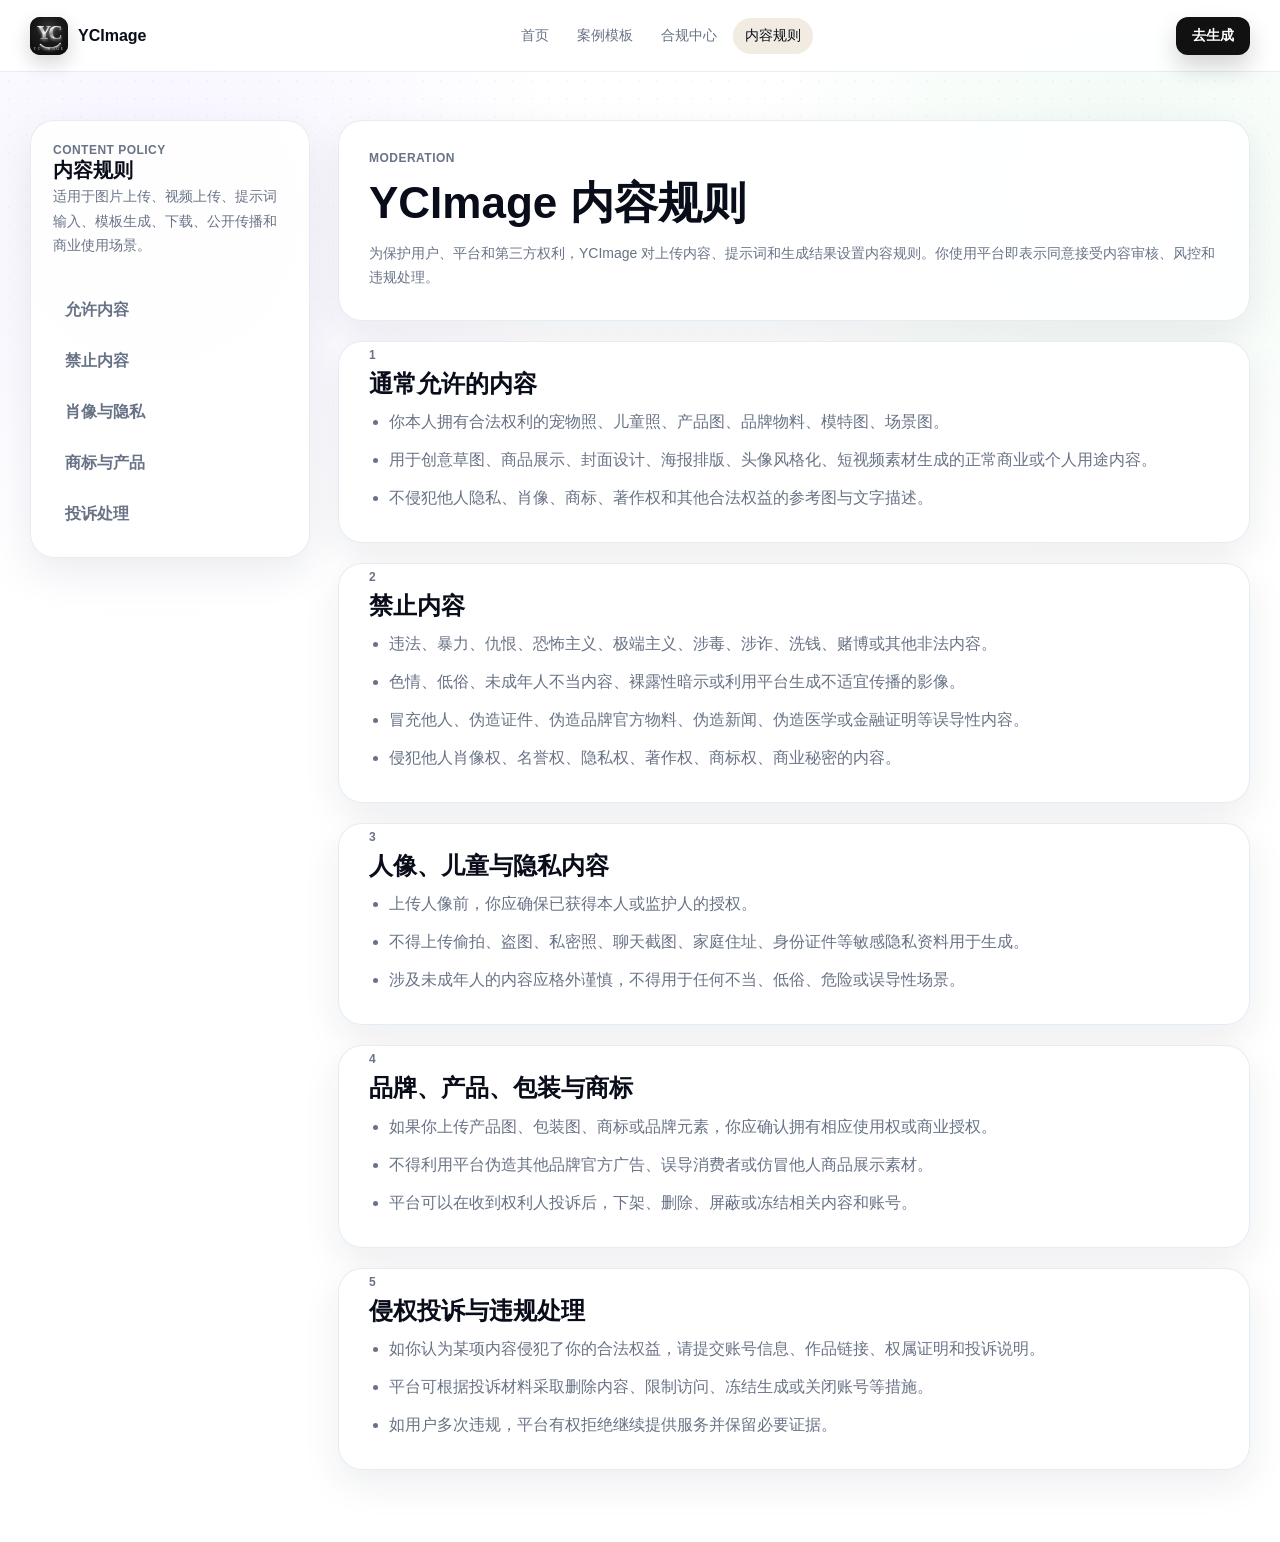
<file: webapp/content-policy.html>
<!DOCTYPE html>
<html lang="zh-CN">
<head>
    <meta charset="UTF-8">
    <meta name="viewport" content="width=device-width, initial-scale=1.0">
    <title>内容规则 - YCImage</title>
    <meta name="description" content="YCImage 内容规则，说明允许内容、禁止内容、侵权投诉与账号风控规则。">
    <link rel="icon" href="assets/ycimage-logo.svg" type="image/svg+xml">
    <link rel="stylesheet" href="styles.css">
    <link rel="stylesheet" href="legal.css">
</head>
<body class="legal-page">
    <nav class="navbar">
        <div class="nav-container">
            <a class="logo" href="index.html#home" aria-label="返回 YCImage 首页">
                <span class="logo-mark"><img src="assets/ycimage-logo.svg" alt=""></span>
                <span>YCImage</span>
            </a>
            <ul class="nav-links">
                <li><a href="index.html#home">首页</a></li>
                <li><a href="templates.html">案例模板</a></li>
                <li><a href="legal.html">合规中心</a></li>
                <li><a href="content-policy.html" class="active">内容规则</a></li>
            </ul>
            <div class="nav-actions">
                <a href="index.html#template-editor" class="btn btn-primary">去生成</a>
            </div>
        </div>
    </nav>

    <main class="legal-shell">
        <div class="container legal-layout">
            <aside class="legal-sidebar">
                <div>
                    <span>Content Policy</span>
                    <strong>内容规则</strong>
                    <p>适用于图片上传、视频上传、提示词输入、模板生成、下载、公开传播和商业使用场景。</p>
                </div>
                <nav>
                    <a href="#allowed">允许内容</a>
                    <a href="#forbidden">禁止内容</a>
                    <a href="#portrait">肖像与隐私</a>
                    <a href="#brand">商标与产品</a>
                    <a href="#complaint">投诉处理</a>
                </nav>
            </aside>

            <section class="legal-main">
                <article class="legal-panel legal-hero">
                    <span>Moderation</span>
                    <h1>YCImage 内容规则</h1>
                    <p>为保护用户、平台和第三方权利，YCImage 对上传内容、提示词和生成结果设置内容规则。你使用平台即表示同意接受内容审核、风控和违规处理。</p>
                </article>

                <article class="legal-panel legal-section" id="allowed">
                    <span>1</span>
                    <h2>通常允许的内容</h2>
                    <ul>
                        <li>你本人拥有合法权利的宠物照、儿童照、产品图、品牌物料、模特图、场景图。</li>
                        <li>用于创意草图、商品展示、封面设计、海报排版、头像风格化、短视频素材生成的正常商业或个人用途内容。</li>
                        <li>不侵犯他人隐私、肖像、商标、著作权和其他合法权益的参考图与文字描述。</li>
                    </ul>
                </article>

                <article class="legal-panel legal-section" id="forbidden">
                    <span>2</span>
                    <h2>禁止内容</h2>
                    <ul>
                        <li>违法、暴力、仇恨、恐怖主义、极端主义、涉毒、涉诈、洗钱、赌博或其他非法内容。</li>
                        <li>色情、低俗、未成年人不当内容、裸露性暗示或利用平台生成不适宜传播的影像。</li>
                        <li>冒充他人、伪造证件、伪造品牌官方物料、伪造新闻、伪造医学或金融证明等误导性内容。</li>
                        <li>侵犯他人肖像权、名誉权、隐私权、著作权、商标权、商业秘密的内容。</li>
                    </ul>
                </article>

                <article class="legal-panel legal-section" id="portrait">
                    <span>3</span>
                    <h2>人像、儿童与隐私内容</h2>
                    <ul>
                        <li>上传人像前，你应确保已获得本人或监护人的授权。</li>
                        <li>不得上传偷拍、盗图、私密照、聊天截图、家庭住址、身份证件等敏感隐私资料用于生成。</li>
                        <li>涉及未成年人的内容应格外谨慎，不得用于任何不当、低俗、危险或误导性场景。</li>
                    </ul>
                </article>

                <article class="legal-panel legal-section" id="brand">
                    <span>4</span>
                    <h2>品牌、产品、包装与商标</h2>
                    <ul>
                        <li>如果你上传产品图、包装图、商标或品牌元素，你应确认拥有相应使用权或商业授权。</li>
                        <li>不得利用平台伪造其他品牌官方广告、误导消费者或仿冒他人商品展示素材。</li>
                        <li>平台可以在收到权利人投诉后，下架、删除、屏蔽或冻结相关内容和账号。</li>
                    </ul>
                </article>

                <article class="legal-panel legal-section" id="complaint">
                    <span>5</span>
                    <h2>侵权投诉与违规处理</h2>
                    <ul>
                        <li>如你认为某项内容侵犯了你的合法权益，请提交账号信息、作品链接、权属证明和投诉说明。</li>
                        <li>平台可根据投诉材料采取删除内容、限制访问、冻结生成或关闭账号等措施。</li>
                        <li>如用户多次违规，平台有权拒绝继续提供服务并保留必要证据。</li>
                    </ul>
                </article>
            </section>
        </div>
    </main>
</body>
</html>
</file>
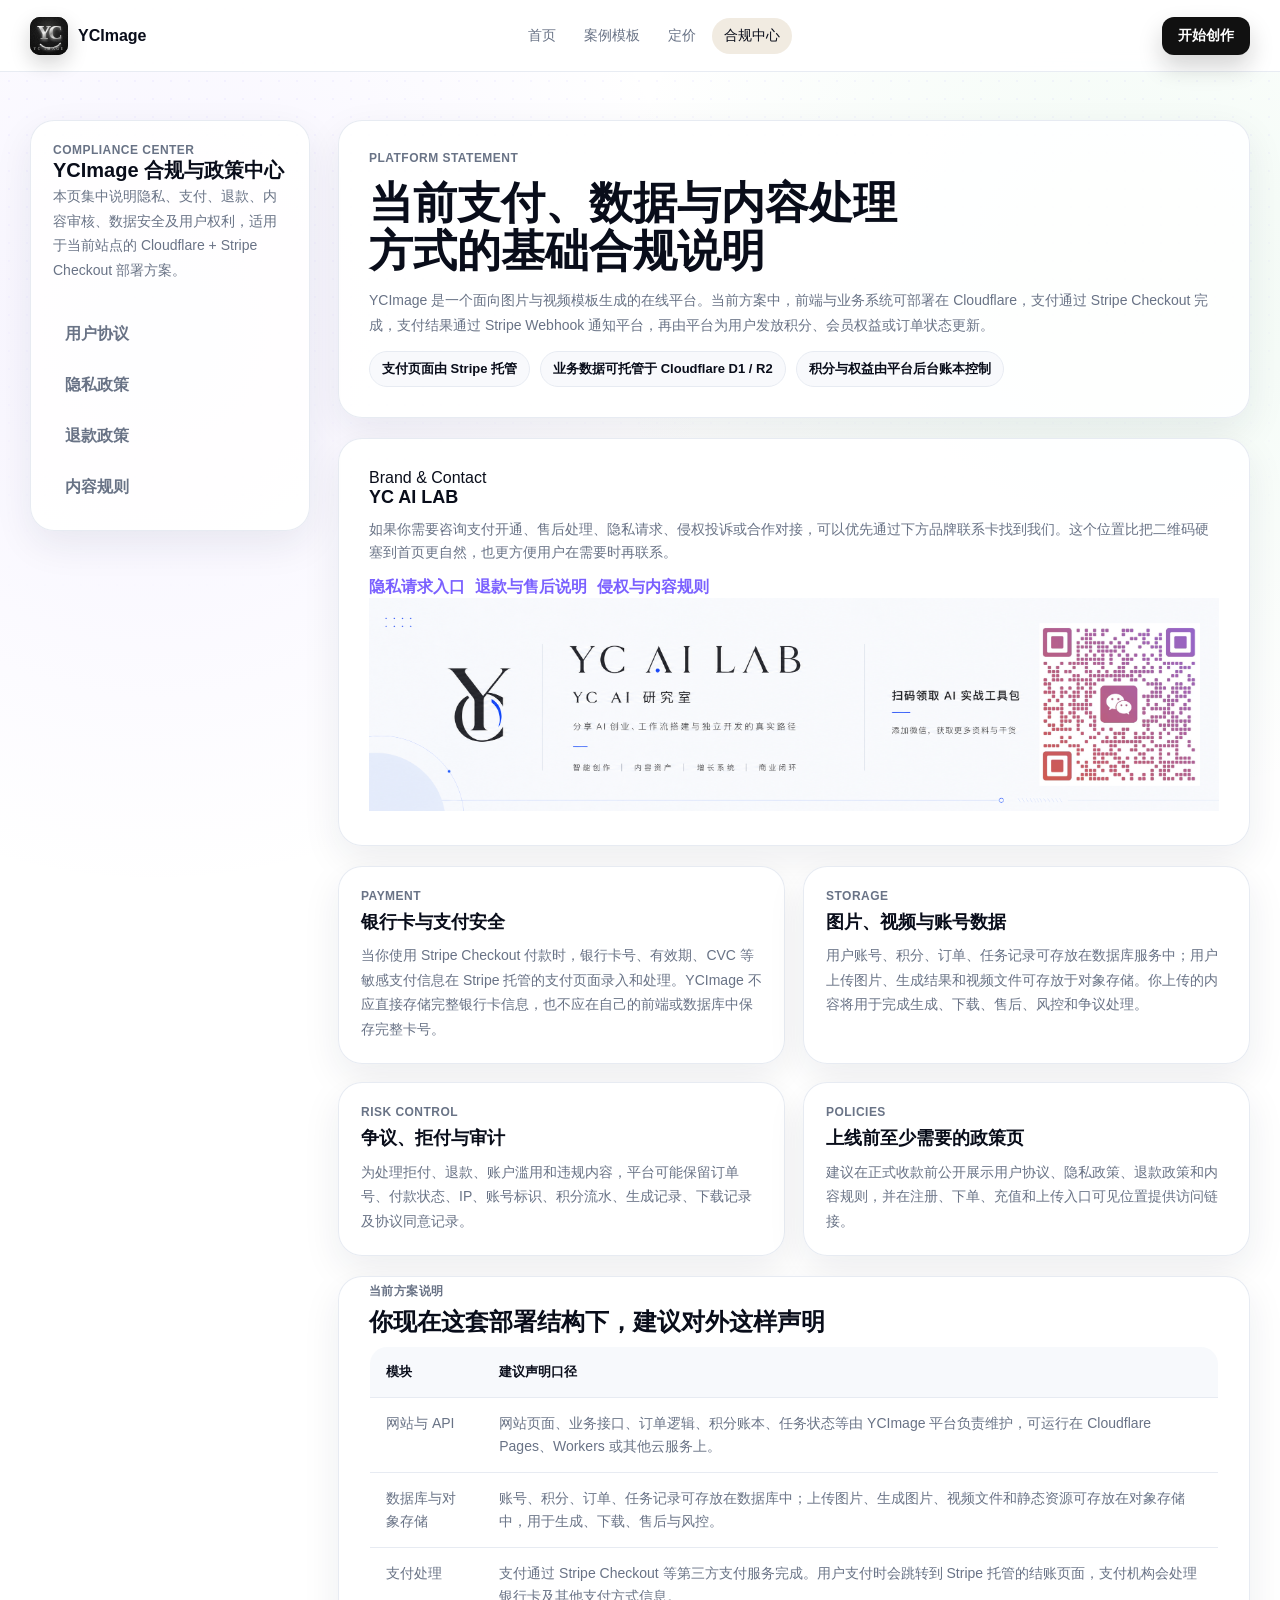
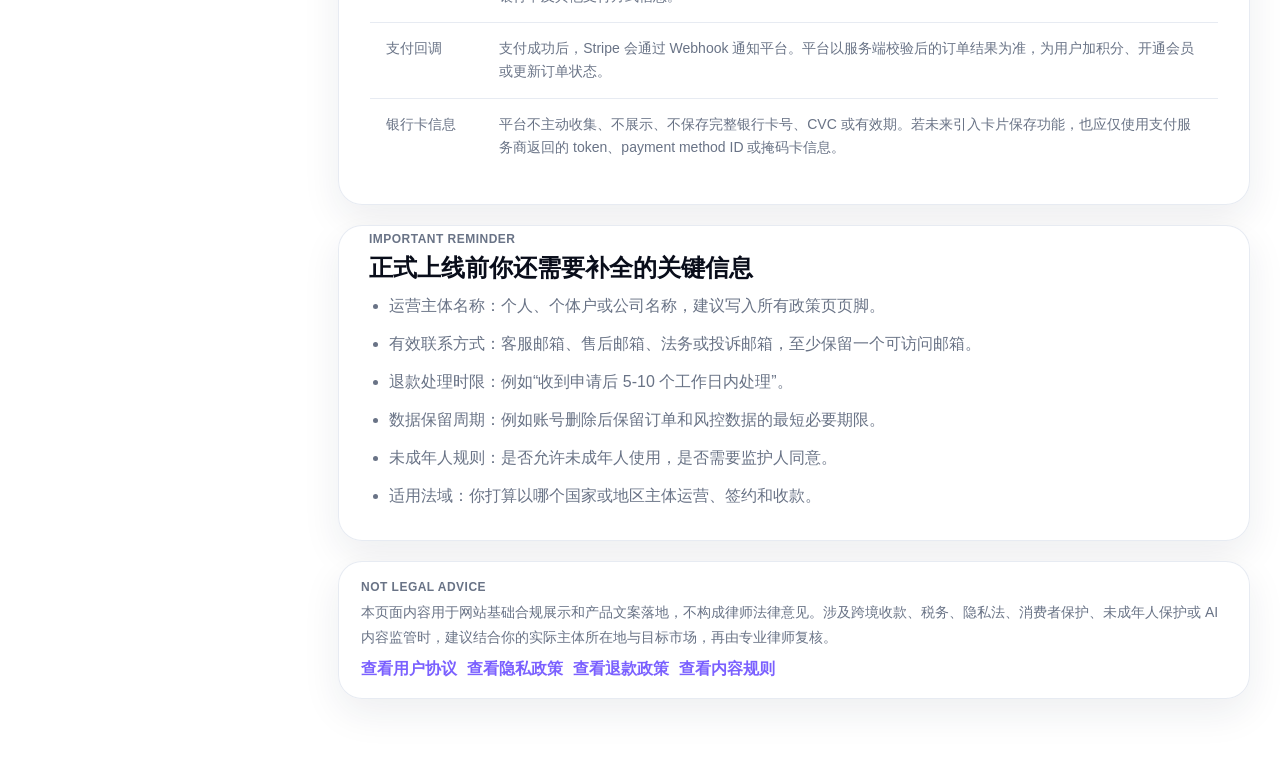
<file: webapp/legal.html>
<!DOCTYPE html>
<html lang="zh-CN">
<head>
    <meta charset="UTF-8">
    <meta name="viewport" content="width=device-width, initial-scale=1.0">
    <title>合规与政策中心 - YCImage</title>
    <meta name="description" content="YCImage 合规与政策中心，集中展示隐私政策、用户协议、退款政策、内容规则和支付安全说明。">
    <link rel="icon" href="assets/ycimage-logo.svg" type="image/svg+xml">
    <link rel="stylesheet" href="styles.css">
    <link rel="stylesheet" href="legal.css">
</head>
<body class="legal-page">
    <nav class="navbar">
        <div class="nav-container">
            <a class="logo" href="index.html#home" aria-label="返回 YCImage 首页">
                <span class="logo-mark"><img src="assets/ycimage-logo.svg" alt=""></span>
                <span>YCImage</span>
            </a>
            <ul class="nav-links">
                <li><a href="index.html#home">首页</a></li>
                <li><a href="templates.html">案例模板</a></li>
                <li><a href="index.html#pricing">定价</a></li>
                <li><a href="legal.html" class="active">合规中心</a></li>
            </ul>
            <div class="nav-actions">
                <a href="index.html#template-editor" class="btn btn-primary">开始创作</a>
            </div>
        </div>
    </nav>

    <main class="legal-shell">
        <div class="container legal-layout">
            <aside class="legal-sidebar" aria-label="合规导航">
                <div>
                    <span>Compliance Center</span>
                    <strong>YCImage 合规与政策中心</strong>
                    <p>本页集中说明隐私、支付、退款、内容审核、数据安全及用户权利，适用于当前站点的 Cloudflare + Stripe Checkout 部署方案。</p>
                </div>
                <nav>
                    <a href="terms.html">用户协议</a>
                    <a href="privacy.html">隐私政策</a>
                    <a href="refund.html">退款政策</a>
                    <a href="content-policy.html">内容规则</a>
                </nav>
            </aside>

            <section class="legal-main">
                <article class="legal-panel legal-hero">
                    <span>Platform Statement</span>
                    <h1>当前支付、数据与内容处理方式的基础合规说明</h1>
                    <p>YCImage 是一个面向图片与视频模板生成的在线平台。当前方案中，前端与业务系统可部署在 Cloudflare，支付通过 Stripe Checkout 完成，支付结果通过 Stripe Webhook 通知平台，再由平台为用户发放积分、会员权益或订单状态更新。</p>
                    <div class="legal-meta">
                        <strong>支付页面由 Stripe 托管</strong>
                        <strong>业务数据可托管于 Cloudflare D1 / R2</strong>
                        <strong>积分与权益由平台后台账本控制</strong>
                    </div>
                </article>

                <article class="legal-panel legal-brand-panel">
                    <div class="legal-brand-copy">
                        <span>Brand & Contact</span>
                        <h2>YC AI LAB</h2>
                        <p>如果你需要咨询支付开通、售后处理、隐私请求、侵权投诉或合作对接，可以优先通过下方品牌联系卡找到我们。这个位置比把二维码硬塞到首页更自然，也更方便用户在需要时再联系。</p>
                        <div class="legal-inline-links">
                            <a href="privacy.html">隐私请求入口</a>
                            <a href="refund.html">退款与售后说明</a>
                            <a href="content-policy.html">侵权与内容规则</a>
                        </div>
                    </div>
                    <div class="legal-brand-visual">
                        <img src="assets/yc-ai-lab-contact-card.png" alt="YC AI LAB 联系方式二维码">
                    </div>
                </article>

                <div class="legal-grid">
                    <article class="legal-card">
                        <span>Payment</span>
                        <h3>银行卡与支付安全</h3>
                        <p>当你使用 Stripe Checkout 付款时，银行卡号、有效期、CVC 等敏感支付信息在 Stripe 托管的支付页面录入和处理。YCImage 不应直接存储完整银行卡信息，也不应在自己的前端或数据库中保存完整卡号。</p>
                    </article>
                    <article class="legal-card">
                        <span>Storage</span>
                        <h3>图片、视频与账号数据</h3>
                        <p>用户账号、积分、订单、任务记录可存放在数据库服务中；用户上传图片、生成结果和视频文件可存放于对象存储。你上传的内容将用于完成生成、下载、售后、风控和争议处理。</p>
                    </article>
                    <article class="legal-card">
                        <span>Risk Control</span>
                        <h3>争议、拒付与审计</h3>
                        <p>为处理拒付、退款、账户滥用和违规内容，平台可能保留订单号、付款状态、IP、账号标识、积分流水、生成记录、下载记录及协议同意记录。</p>
                    </article>
                    <article class="legal-card">
                        <span>Policies</span>
                        <h3>上线前至少需要的政策页</h3>
                        <p>建议在正式收款前公开展示用户协议、隐私政策、退款政策和内容规则，并在注册、下单、充值和上传入口可见位置提供访问链接。</p>
                    </article>
                </div>

                <article class="legal-panel legal-section">
                    <span>当前方案说明</span>
                    <h2>你现在这套部署结构下，建议对外这样声明</h2>
                    <table class="legal-table">
                        <thead>
                            <tr>
                                <th>模块</th>
                                <th>建议声明口径</th>
                            </tr>
                        </thead>
                        <tbody>
                            <tr>
                                <td>网站与 API</td>
                                <td>网站页面、业务接口、订单逻辑、积分账本、任务状态等由 YCImage 平台负责维护，可运行在 Cloudflare Pages、Workers 或其他云服务上。</td>
                            </tr>
                            <tr>
                                <td>数据库与对象存储</td>
                                <td>账号、积分、订单、任务记录可存放在数据库中；上传图片、生成图片、视频文件和静态资源可存放在对象存储中，用于生成、下载、售后与风控。</td>
                            </tr>
                            <tr>
                                <td>支付处理</td>
                                <td>支付通过 Stripe Checkout 等第三方支付服务完成。用户支付时会跳转到 Stripe 托管的结账页面，支付机构会处理银行卡及其他支付方式信息。</td>
                            </tr>
                            <tr>
                                <td>支付回调</td>
                                <td>支付成功后，Stripe 会通过 Webhook 通知平台。平台以服务端校验后的订单结果为准，为用户加积分、开通会员或更新订单状态。</td>
                            </tr>
                            <tr>
                                <td>银行卡信息</td>
                                <td>平台不主动收集、不展示、不保存完整银行卡号、CVC 或有效期。若未来引入卡片保存功能，也应仅使用支付服务商返回的 token、payment method ID 或掩码卡信息。</td>
                            </tr>
                        </tbody>
                    </table>
                </article>

                <article class="legal-panel legal-section">
                    <span>Important Reminder</span>
                    <h2>正式上线前你还需要补全的关键信息</h2>
                    <ul>
                        <li>运营主体名称：个人、个体户或公司名称，建议写入所有政策页页脚。</li>
                        <li>有效联系方式：客服邮箱、售后邮箱、法务或投诉邮箱，至少保留一个可访问邮箱。</li>
                        <li>退款处理时限：例如“收到申请后 5-10 个工作日内处理”。</li>
                        <li>数据保留周期：例如账号删除后保留订单和风控数据的最短必要期限。</li>
                        <li>未成年人规则：是否允许未成年人使用，是否需要监护人同意。</li>
                        <li>适用法域：你打算以哪个国家或地区主体运营、签约和收款。</li>
                    </ul>
                </article>

                <article class="legal-note">
                    <span>Not Legal Advice</span>
                    <p>本页面内容用于网站基础合规展示和产品文案落地，不构成律师法律意见。涉及跨境收款、税务、隐私法、消费者保护、未成年人保护或 AI 内容监管时，建议结合你的实际主体所在地与目标市场，再由专业律师复核。</p>
                    <div class="legal-inline-links">
                        <a href="terms.html">查看用户协议</a>
                        <a href="privacy.html">查看隐私政策</a>
                        <a href="refund.html">查看退款政策</a>
                        <a href="content-policy.html">查看内容规则</a>
                    </div>
                </article>
            </section>
        </div>
    </main>
</body>
</html>
</file>
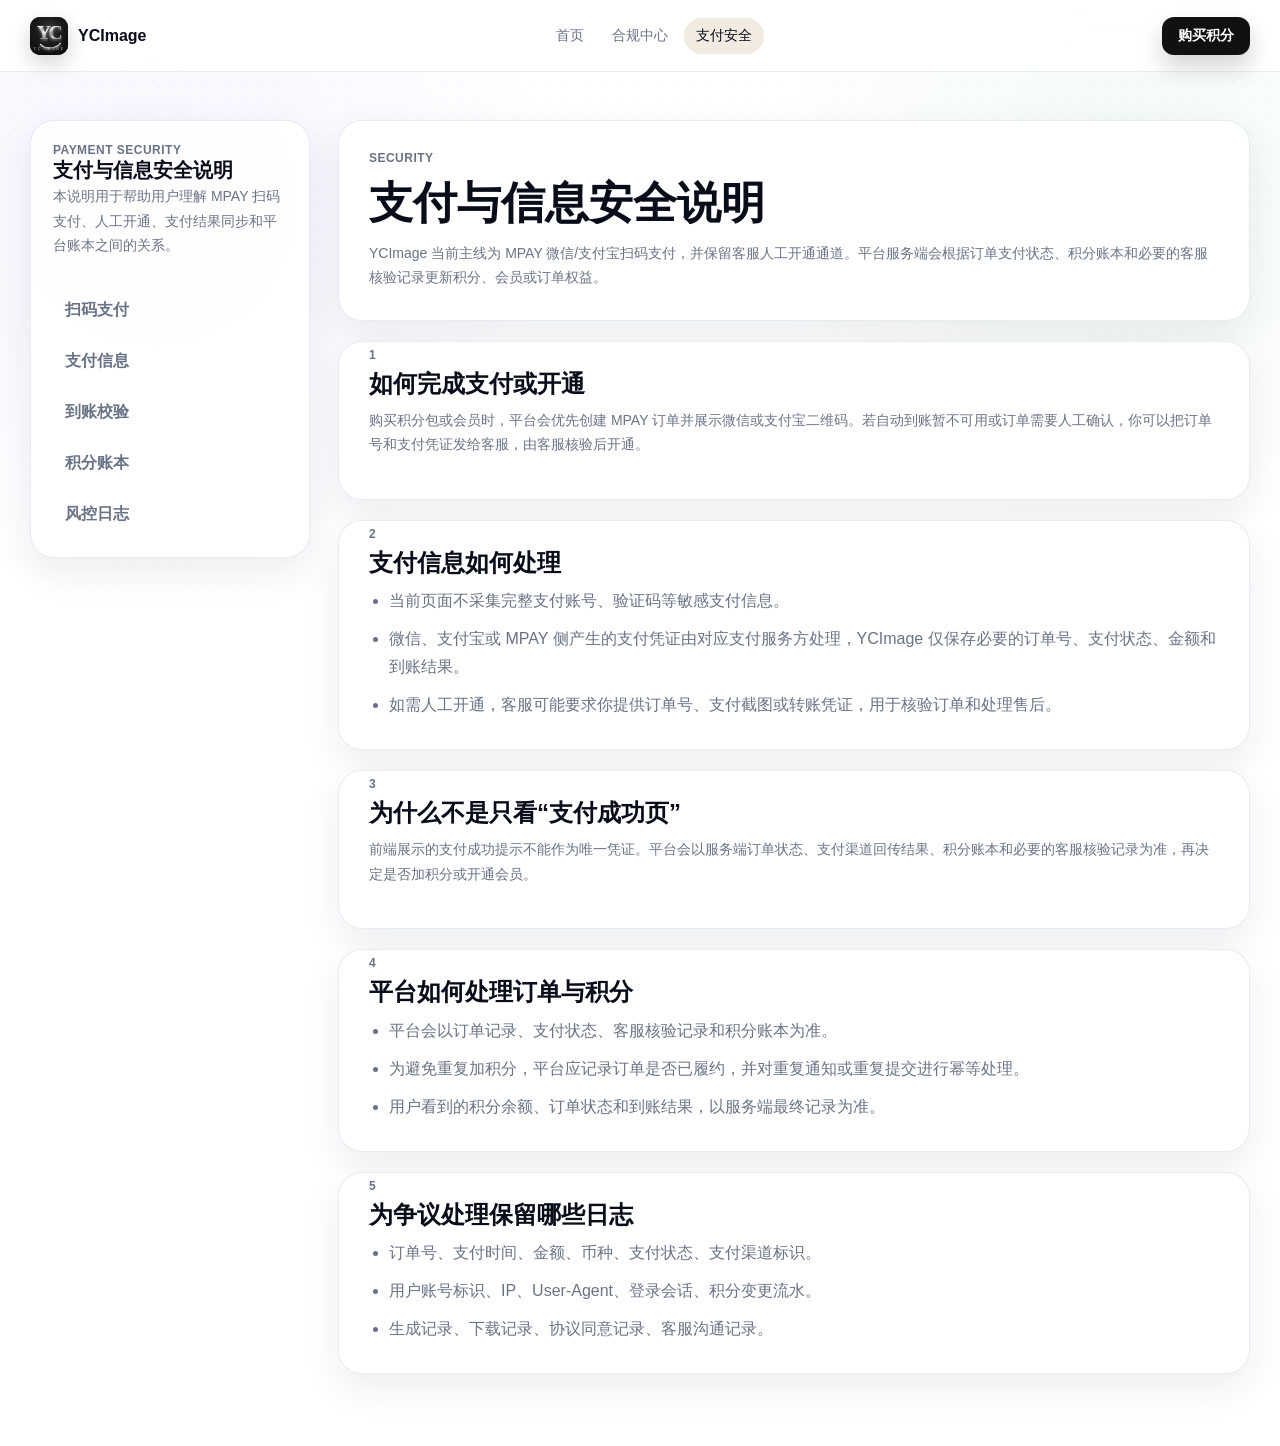
<file: webapp/payment-security.html>
<!DOCTYPE html>
<html lang="zh-CN">
<head>
    <meta charset="UTF-8">
    <meta name="viewport" content="width=device-width, initial-scale=1.0">
    <title>支付与信息安全说明 - YCImage</title>
    <meta name="description" content="YCImage 支付与信息安全说明，介绍 MPAY 扫码支付、客服开通、到账校验和风控日志处理方式。">
    <link rel="icon" href="assets/ycimage-logo.svg" type="image/svg+xml">
    <link rel="stylesheet" href="styles.css">
    <link rel="stylesheet" href="legal.css">
</head>
<body class="legal-page">
    <nav class="navbar">
        <div class="nav-container">
            <a class="logo" href="index.html#home" aria-label="返回 YCImage 首页">
                <span class="logo-mark"><img src="assets/ycimage-logo.svg" alt=""></span>
                <span>YCImage</span>
            </a>
            <ul class="nav-links">
                <li><a href="index.html#home">首页</a></li>
                <li><a href="legal.html">合规中心</a></li>
                <li><a href="payment-security.html" class="active">支付安全</a></li>
            </ul>
            <div class="nav-actions">
                <a href="index.html#pricing" class="btn btn-primary">购买积分</a>
            </div>
        </div>
    </nav>

    <main class="legal-shell">
        <div class="container legal-layout">
            <aside class="legal-sidebar">
                <div>
                    <span>Payment Security</span>
                    <strong>支付与信息安全说明</strong>
                    <p>本说明用于帮助用户理解 MPAY 扫码支付、人工开通、支付结果同步和平台账本之间的关系。</p>
                </div>
                <nav>
                    <a href="#checkout">扫码支付</a>
                    <a href="#card">支付信息</a>
                    <a href="#verification">到账校验</a>
                    <a href="#ledger">积分账本</a>
                    <a href="#logs">风控日志</a>
                </nav>
            </aside>

            <section class="legal-main">
                <article class="legal-panel legal-hero">
                    <span>Security</span>
                    <h1>支付与信息安全说明</h1>
                    <p>YCImage 当前主线为 MPAY 微信/支付宝扫码支付，并保留客服人工开通通道。平台服务端会根据订单支付状态、积分账本和必要的客服核验记录更新积分、会员或订单权益。</p>
                </article>

                <article class="legal-panel legal-section" id="checkout">
                    <span>1</span>
                    <h2>如何完成支付或开通</h2>
                    <p>购买积分包或会员时，平台会优先创建 MPAY 订单并展示微信或支付宝二维码。若自动到账暂不可用或订单需要人工确认，你可以把订单号和支付凭证发给客服，由客服核验后开通。</p>
                </article>

                <article class="legal-panel legal-section" id="card">
                    <span>2</span>
                    <h2>支付信息如何处理</h2>
                    <ul>
                        <li>当前页面不采集完整支付账号、验证码等敏感支付信息。</li>
                        <li>微信、支付宝或 MPAY 侧产生的支付凭证由对应支付服务方处理，YCImage 仅保存必要的订单号、支付状态、金额和到账结果。</li>
                        <li>如需人工开通，客服可能要求你提供订单号、支付截图或转账凭证，用于核验订单和处理售后。</li>
                    </ul>
                </article>

                <article class="legal-panel legal-section" id="verification">
                    <span>3</span>
                    <h2>为什么不是只看“支付成功页”</h2>
                    <p>前端展示的支付成功提示不能作为唯一凭证。平台会以服务端订单状态、支付渠道回传结果、积分账本和必要的客服核验记录为准，再决定是否加积分或开通会员。</p>
                </article>

                <article class="legal-panel legal-section" id="ledger">
                    <span>4</span>
                    <h2>平台如何处理订单与积分</h2>
                    <ul>
                        <li>平台会以订单记录、支付状态、客服核验记录和积分账本为准。</li>
                        <li>为避免重复加积分，平台应记录订单是否已履约，并对重复通知或重复提交进行幂等处理。</li>
                        <li>用户看到的积分余额、订单状态和到账结果，以服务端最终记录为准。</li>
                    </ul>
                </article>

                <article class="legal-panel legal-section" id="logs">
                    <span>5</span>
                    <h2>为争议处理保留哪些日志</h2>
                    <ul>
                        <li>订单号、支付时间、金额、币种、支付状态、支付渠道标识。</li>
                        <li>用户账号标识、IP、User-Agent、登录会话、积分变更流水。</li>
                        <li>生成记录、下载记录、协议同意记录、客服沟通记录。</li>
                    </ul>
                </article>
            </section>
        </div>
    </main>
</body>
</html>
</file>
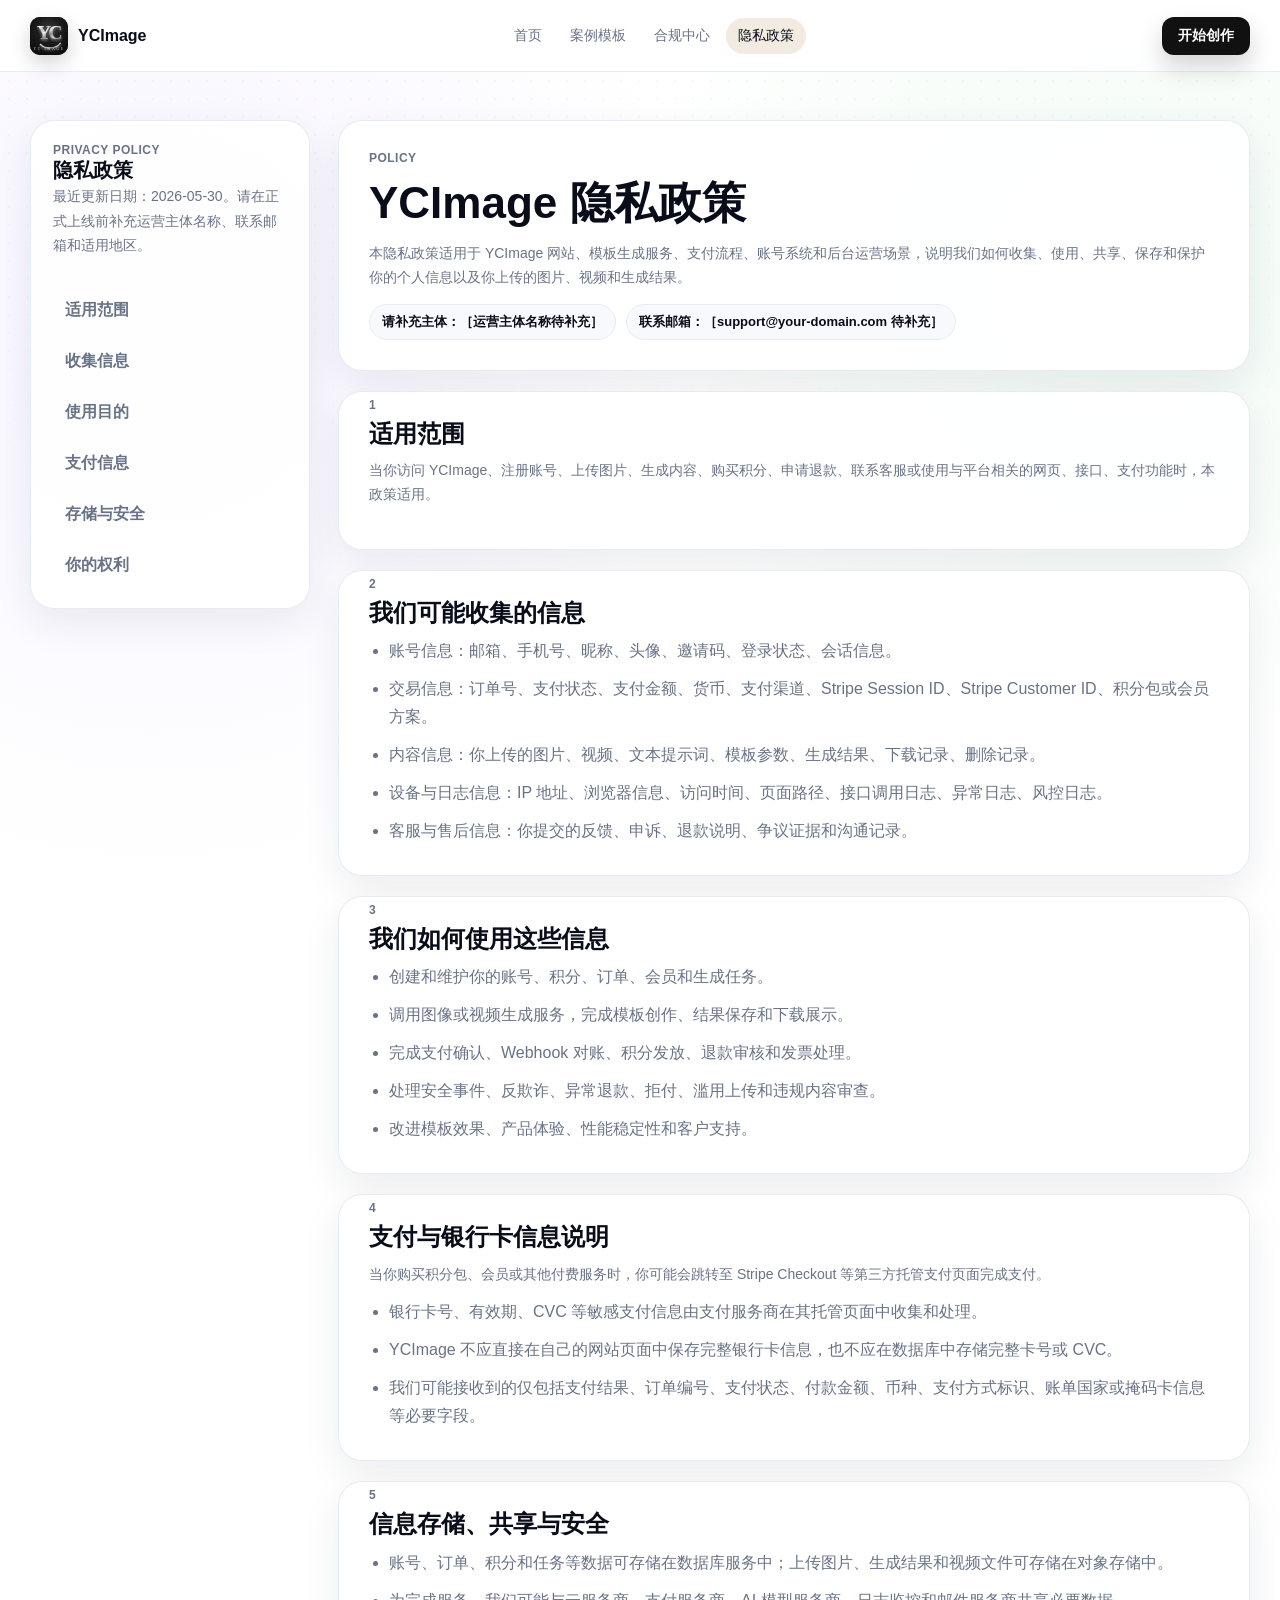
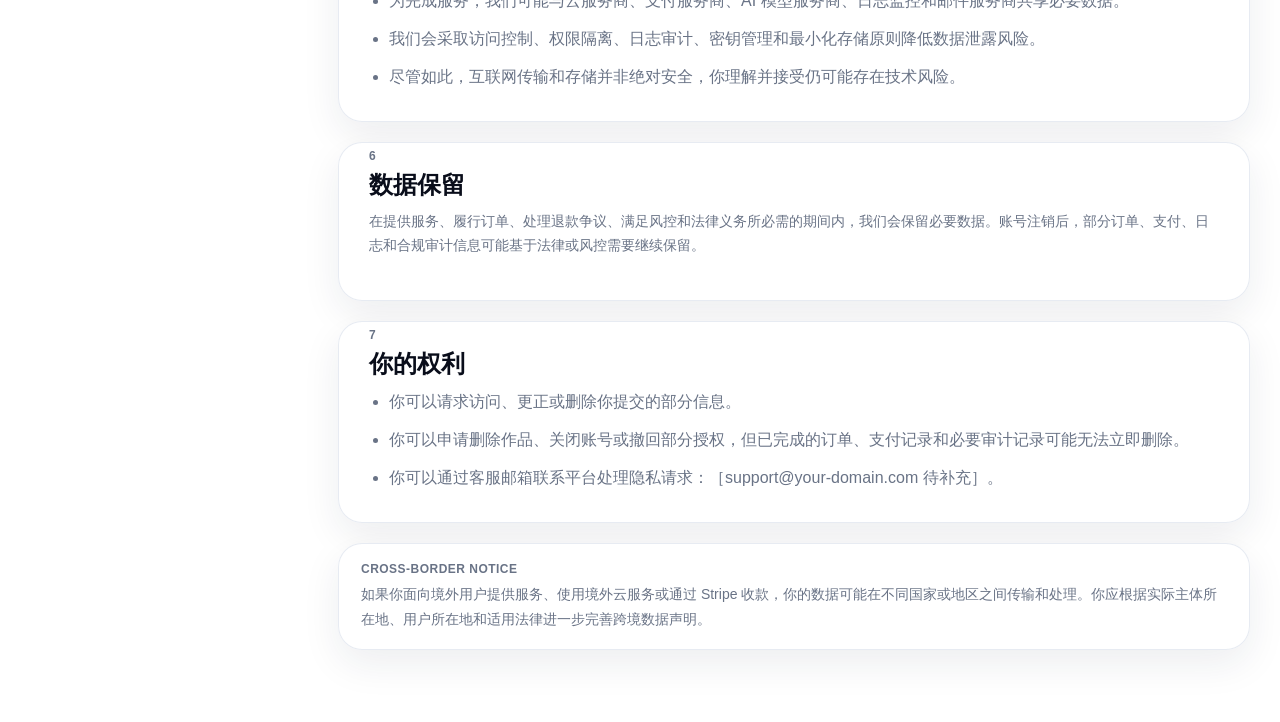
<file: webapp/privacy.html>
<!DOCTYPE html>
<html lang="zh-CN">
<head>
    <meta charset="UTF-8">
    <meta name="viewport" content="width=device-width, initial-scale=1.0">
    <title>隐私政策 - YCImage</title>
    <meta name="description" content="YCImage 隐私政策，说明平台如何收集、使用、存储、共享和保护用户信息。">
    <link rel="icon" href="assets/ycimage-logo.svg" type="image/svg+xml">
    <link rel="stylesheet" href="styles.css">
    <link rel="stylesheet" href="legal.css">
</head>
<body class="legal-page">
    <nav class="navbar">
        <div class="nav-container">
            <a class="logo" href="index.html#home" aria-label="返回 YCImage 首页">
                <span class="logo-mark"><img src="assets/ycimage-logo.svg" alt=""></span>
                <span>YCImage</span>
            </a>
            <ul class="nav-links">
                <li><a href="index.html#home">首页</a></li>
                <li><a href="templates.html">案例模板</a></li>
                <li><a href="legal.html">合规中心</a></li>
                <li><a href="privacy.html" class="active">隐私政策</a></li>
            </ul>
            <div class="nav-actions">
                <a href="index.html#template-editor" class="btn btn-primary">开始创作</a>
            </div>
        </div>
    </nav>

    <main class="legal-shell">
        <div class="container legal-layout">
            <aside class="legal-sidebar">
                <div>
                    <span>Privacy Policy</span>
                    <strong>隐私政策</strong>
                    <p>最近更新日期：2026-05-30。请在正式上线前补充运营主体名称、联系邮箱和适用地区。</p>
                </div>
                <nav>
                    <a href="#scope">适用范围</a>
                    <a href="#collect">收集信息</a>
                    <a href="#use">使用目的</a>
                    <a href="#payment">支付信息</a>
                    <a href="#storage">存储与安全</a>
                    <a href="#rights">你的权利</a>
                </nav>
            </aside>

            <section class="legal-main">
                <article class="legal-panel legal-hero">
                    <span>Policy</span>
                    <h1>YCImage 隐私政策</h1>
                    <p>本隐私政策适用于 YCImage 网站、模板生成服务、支付流程、账号系统和后台运营场景，说明我们如何收集、使用、共享、保存和保护你的个人信息以及你上传的图片、视频和生成结果。</p>
                    <div class="legal-meta">
                        <strong>请补充主体：［运营主体名称待补充］</strong>
                        <strong>联系邮箱：［support@your-domain.com 待补充］</strong>
                    </div>
                </article>

                <article class="legal-panel legal-section" id="scope">
                    <span>1</span>
                    <h2>适用范围</h2>
                    <p>当你访问 YCImage、注册账号、上传图片、生成内容、购买积分、申请退款、联系客服或使用与平台相关的网页、接口、支付功能时，本政策适用。</p>
                </article>

                <article class="legal-panel legal-section" id="collect">
                    <span>2</span>
                    <h2>我们可能收集的信息</h2>
                    <ul>
                        <li>账号信息：邮箱、手机号、昵称、头像、邀请码、登录状态、会话信息。</li>
                        <li>交易信息：订单号、支付状态、支付金额、货币、支付渠道、Stripe Session ID、Stripe Customer ID、积分包或会员方案。</li>
                        <li>内容信息：你上传的图片、视频、文本提示词、模板参数、生成结果、下载记录、删除记录。</li>
                        <li>设备与日志信息：IP 地址、浏览器信息、访问时间、页面路径、接口调用日志、异常日志、风控日志。</li>
                        <li>客服与售后信息：你提交的反馈、申诉、退款说明、争议证据和沟通记录。</li>
                    </ul>
                </article>

                <article class="legal-panel legal-section" id="use">
                    <span>3</span>
                    <h2>我们如何使用这些信息</h2>
                    <ul>
                        <li>创建和维护你的账号、积分、订单、会员和生成任务。</li>
                        <li>调用图像或视频生成服务，完成模板创作、结果保存和下载展示。</li>
                        <li>完成支付确认、Webhook 对账、积分发放、退款审核和发票处理。</li>
                        <li>处理安全事件、反欺诈、异常退款、拒付、滥用上传和违规内容审查。</li>
                        <li>改进模板效果、产品体验、性能稳定性和客户支持。</li>
                    </ul>
                </article>

                <article class="legal-panel legal-section" id="payment">
                    <span>4</span>
                    <h2>支付与银行卡信息说明</h2>
                    <p>当你购买积分包、会员或其他付费服务时，你可能会跳转至 Stripe Checkout 等第三方托管支付页面完成支付。</p>
                    <ul>
                        <li>银行卡号、有效期、CVC 等敏感支付信息由支付服务商在其托管页面中收集和处理。</li>
                        <li>YCImage 不应直接在自己的网站页面中保存完整银行卡信息，也不应在数据库中存储完整卡号或 CVC。</li>
                        <li>我们可能接收到的仅包括支付结果、订单编号、支付状态、付款金额、币种、支付方式标识、账单国家或掩码卡信息等必要字段。</li>
                    </ul>
                </article>

                <article class="legal-panel legal-section" id="storage">
                    <span>5</span>
                    <h2>信息存储、共享与安全</h2>
                    <ul>
                        <li>账号、订单、积分和任务等数据可存储在数据库服务中；上传图片、生成结果和视频文件可存储在对象存储中。</li>
                        <li>为完成服务，我们可能与云服务商、支付服务商、AI 模型服务商、日志监控和邮件服务商共享必要数据。</li>
                        <li>我们会采取访问控制、权限隔离、日志审计、密钥管理和最小化存储原则降低数据泄露风险。</li>
                        <li>尽管如此，互联网传输和存储并非绝对安全，你理解并接受仍可能存在技术风险。</li>
                    </ul>
                </article>

                <article class="legal-panel legal-section">
                    <span>6</span>
                    <h2>数据保留</h2>
                    <p>在提供服务、履行订单、处理退款争议、满足风控和法律义务所必需的期间内，我们会保留必要数据。账号注销后，部分订单、支付、日志和合规审计信息可能基于法律或风控需要继续保留。</p>
                </article>

                <article class="legal-panel legal-section" id="rights">
                    <span>7</span>
                    <h2>你的权利</h2>
                    <ul>
                        <li>你可以请求访问、更正或删除你提交的部分信息。</li>
                        <li>你可以申请删除作品、关闭账号或撤回部分授权，但已完成的订单、支付记录和必要审计记录可能无法立即删除。</li>
                        <li>你可以通过客服邮箱联系平台处理隐私请求：［support@your-domain.com 待补充］。</li>
                    </ul>
                </article>

                <article class="legal-note">
                    <span>Cross-border Notice</span>
                    <p>如果你面向境外用户提供服务、使用境外云服务或通过 Stripe 收款，你的数据可能在不同国家或地区之间传输和处理。你应根据实际主体所在地、用户所在地和适用法律进一步完善跨境数据声明。</p>
                </article>
            </section>
        </div>
    </main>
</body>
</html>
</file>
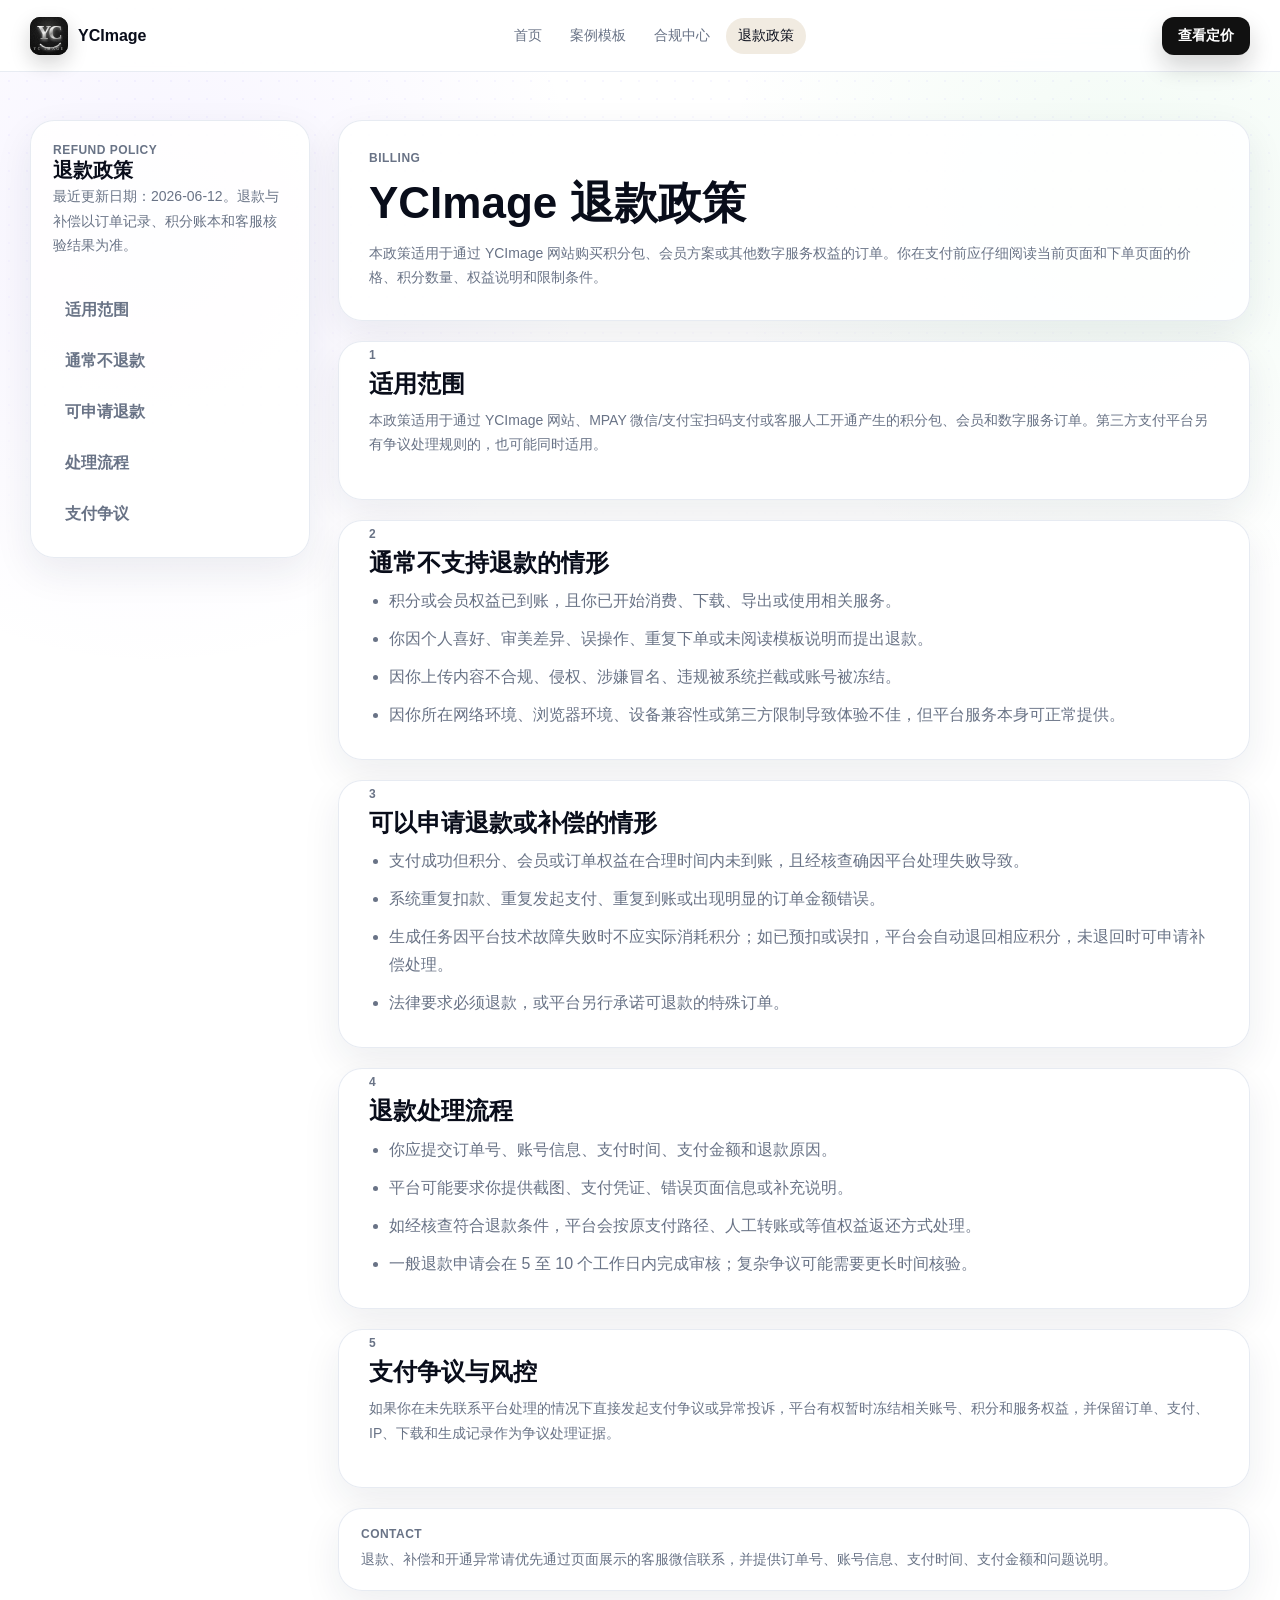
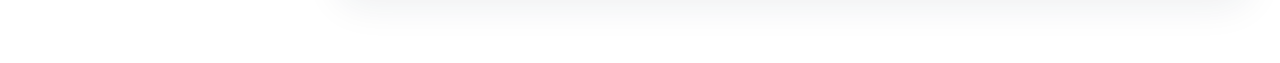
<file: webapp/refund.html>
<!DOCTYPE html>
<html lang="zh-CN">
<head>
    <meta charset="UTF-8">
    <meta name="viewport" content="width=device-width, initial-scale=1.0">
    <title>退款政策 - YCImage</title>
    <meta name="description" content="YCImage 退款政策，说明积分包、会员、争议订单和技术异常的退款规则。">
    <link rel="icon" href="assets/ycimage-logo.svg" type="image/svg+xml">
    <link rel="stylesheet" href="styles.css">
    <link rel="stylesheet" href="legal.css">
</head>
<body class="legal-page">
    <nav class="navbar">
        <div class="nav-container">
            <a class="logo" href="index.html#home" aria-label="返回 YCImage 首页">
                <span class="logo-mark"><img src="assets/ycimage-logo.svg" alt=""></span>
                <span>YCImage</span>
            </a>
            <ul class="nav-links">
                <li><a href="index.html#home">首页</a></li>
                <li><a href="templates.html">案例模板</a></li>
                <li><a href="legal.html">合规中心</a></li>
                <li><a href="refund.html" class="active">退款政策</a></li>
            </ul>
            <div class="nav-actions">
                <a href="index.html#pricing" class="btn btn-primary">查看定价</a>
            </div>
        </div>
    </nav>

    <main class="legal-shell">
        <div class="container legal-layout">
            <aside class="legal-sidebar">
                <div>
                    <span>Refund Policy</span>
                    <strong>退款政策</strong>
                    <p>最近更新日期：2026-06-12。退款与补偿以订单记录、积分账本和客服核验结果为准。</p>
                </div>
                <nav>
                    <a href="#scope">适用范围</a>
                    <a href="#nonrefundable">通常不退款</a>
                    <a href="#refundable">可申请退款</a>
                    <a href="#processing">处理流程</a>
                    <a href="#chargeback">支付争议</a>
                </nav>
            </aside>

            <section class="legal-main">
                <article class="legal-panel legal-hero">
                    <span>Billing</span>
                    <h1>YCImage 退款政策</h1>
                    <p>本政策适用于通过 YCImage 网站购买积分包、会员方案或其他数字服务权益的订单。你在支付前应仔细阅读当前页面和下单页面的价格、积分数量、权益说明和限制条件。</p>
                </article>

                <article class="legal-panel legal-section" id="scope">
                    <span>1</span>
                    <h2>适用范围</h2>
                    <p>本政策适用于通过 YCImage 网站、MPAY 微信/支付宝扫码支付或客服人工开通产生的积分包、会员和数字服务订单。第三方支付平台另有争议处理规则的，也可能同时适用。</p>
                </article>

                <article class="legal-panel legal-section" id="nonrefundable">
                    <span>2</span>
                    <h2>通常不支持退款的情形</h2>
                    <ul>
                        <li>积分或会员权益已到账，且你已开始消费、下载、导出或使用相关服务。</li>
                        <li>你因个人喜好、审美差异、误操作、重复下单或未阅读模板说明而提出退款。</li>
                        <li>因你上传内容不合规、侵权、涉嫌冒名、违规被系统拦截或账号被冻结。</li>
                        <li>因你所在网络环境、浏览器环境、设备兼容性或第三方限制导致体验不佳，但平台服务本身可正常提供。</li>
                    </ul>
                </article>

                <article class="legal-panel legal-section" id="refundable">
                    <span>3</span>
                    <h2>可以申请退款或补偿的情形</h2>
                    <ul>
                        <li>支付成功但积分、会员或订单权益在合理时间内未到账，且经核查确因平台处理失败导致。</li>
                        <li>系统重复扣款、重复发起支付、重复到账或出现明显的订单金额错误。</li>
                        <li>生成任务因平台技术故障失败时不应实际消耗积分；如已预扣或误扣，平台会自动退回相应积分，未退回时可申请补偿处理。</li>
                        <li>法律要求必须退款，或平台另行承诺可退款的特殊订单。</li>
                    </ul>
                </article>

                <article class="legal-panel legal-section" id="processing">
                    <span>4</span>
                    <h2>退款处理流程</h2>
                    <ul>
                        <li>你应提交订单号、账号信息、支付时间、支付金额和退款原因。</li>
                        <li>平台可能要求你提供截图、支付凭证、错误页面信息或补充说明。</li>
                        <li>如经核查符合退款条件，平台会按原支付路径、人工转账或等值权益返还方式处理。</li>
                        <li>一般退款申请会在 5 至 10 个工作日内完成审核；复杂争议可能需要更长时间核验。</li>
                    </ul>
                </article>

                <article class="legal-panel legal-section" id="chargeback">
                    <span>5</span>
                    <h2>支付争议与风控</h2>
                    <p>如果你在未先联系平台处理的情况下直接发起支付争议或异常投诉，平台有权暂时冻结相关账号、积分和服务权益，并保留订单、支付、IP、下载和生成记录作为争议处理证据。</p>
                </article>

                <article class="legal-note">
                    <span>Contact</span>
                    <p>退款、补偿和开通异常请优先通过页面展示的客服微信联系，并提供订单号、账号信息、支付时间、支付金额和问题说明。</p>
                </article>
            </section>
        </div>
    </main>
</body>
</html>
</file>
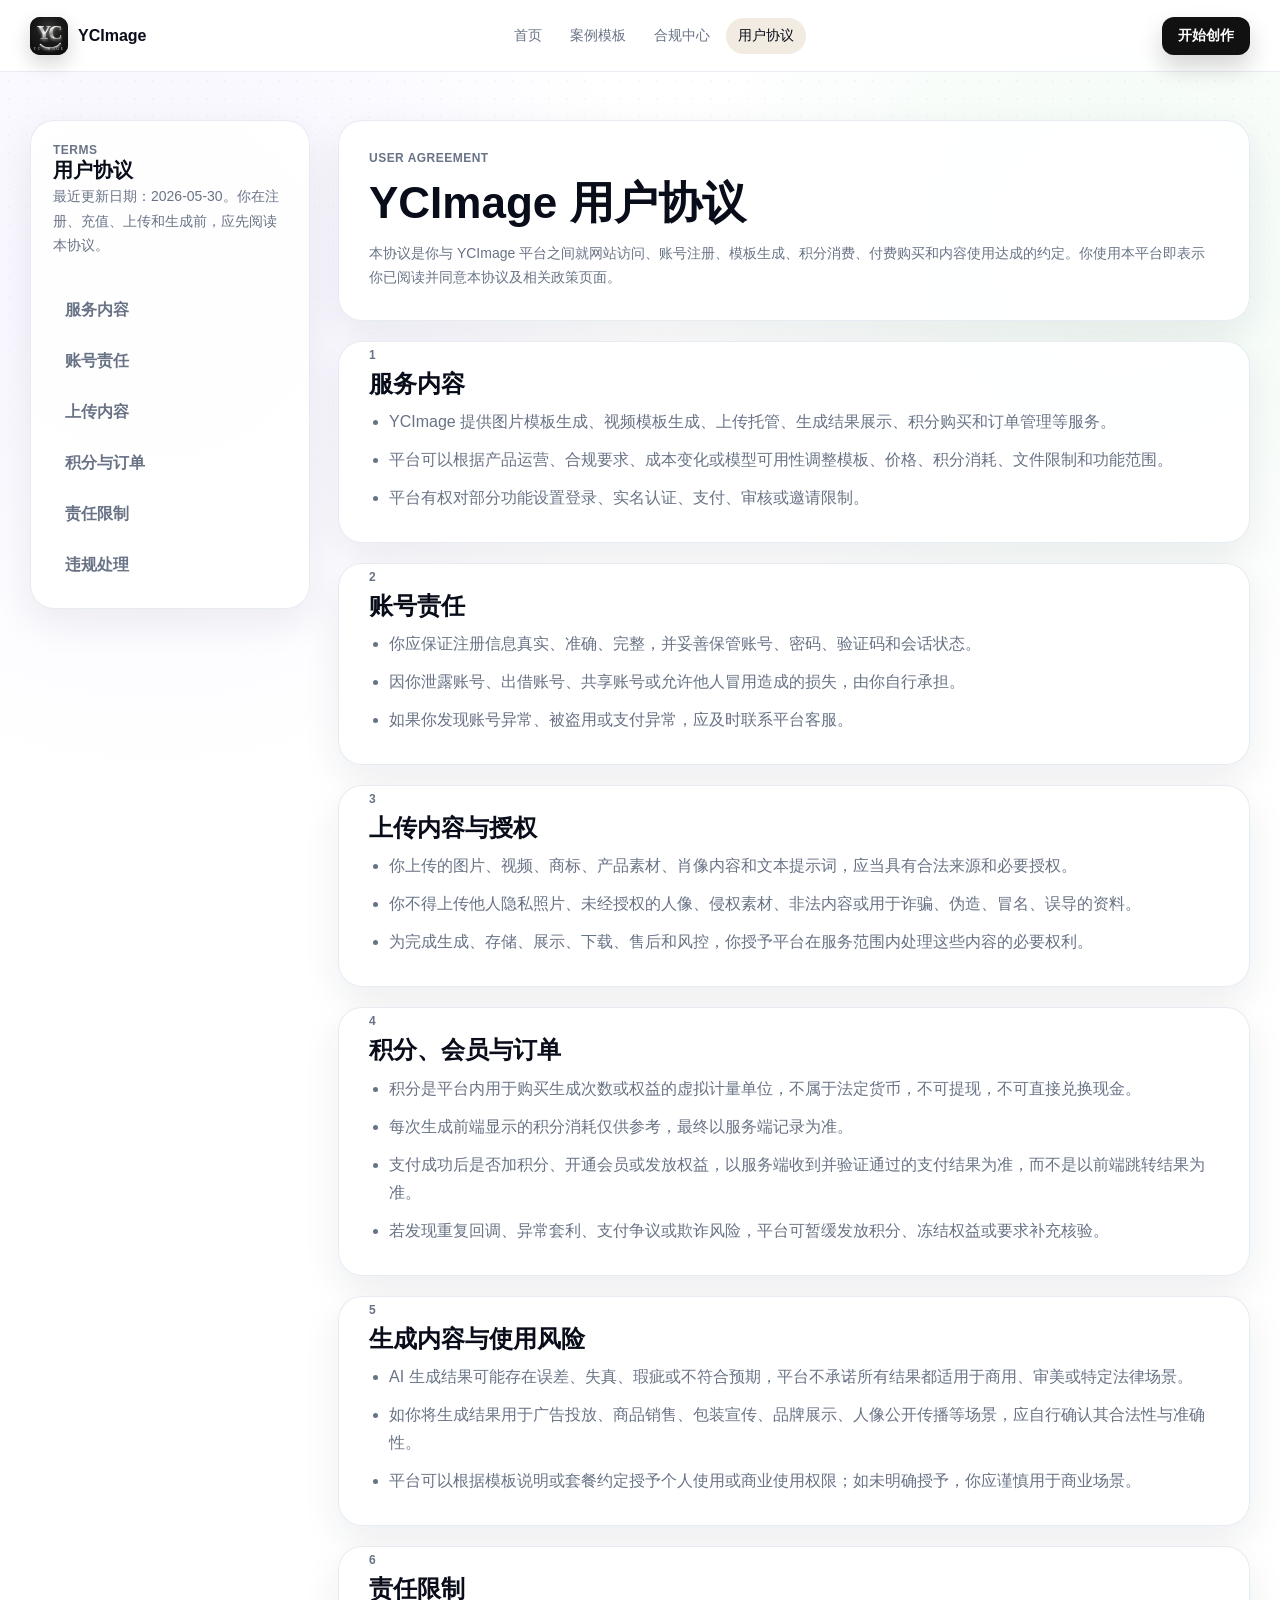
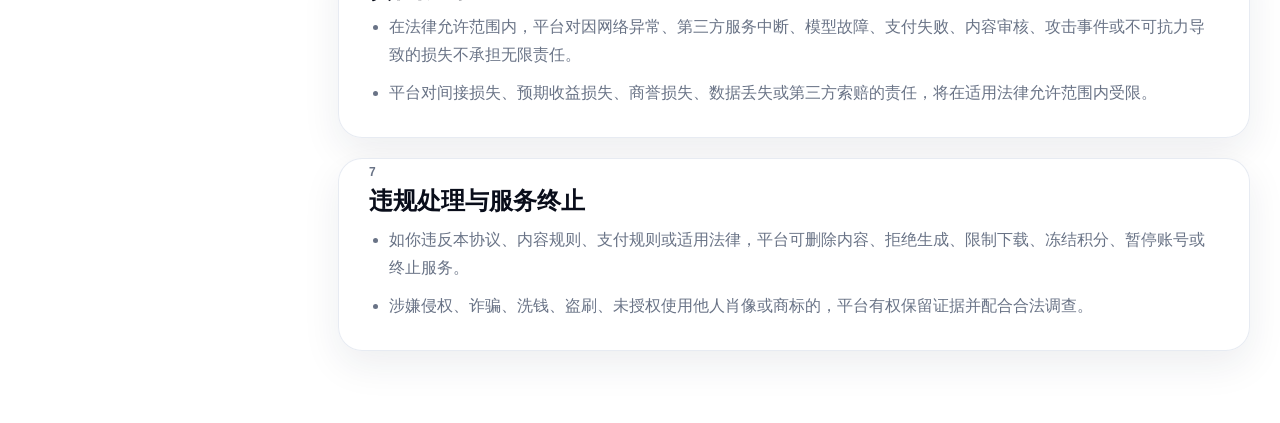
<file: webapp/terms.html>
<!DOCTYPE html>
<html lang="zh-CN">
<head>
    <meta charset="UTF-8">
    <meta name="viewport" content="width=device-width, initial-scale=1.0">
    <title>用户协议 - YCImage</title>
    <meta name="description" content="YCImage 用户协议，说明平台服务规则、账号义务、生成使用限制和责任边界。">
    <link rel="icon" href="assets/ycimage-logo.svg" type="image/svg+xml">
    <link rel="stylesheet" href="styles.css">
    <link rel="stylesheet" href="legal.css">
</head>
<body class="legal-page">
    <nav class="navbar">
        <div class="nav-container">
            <a class="logo" href="index.html#home" aria-label="返回 YCImage 首页">
                <span class="logo-mark"><img src="assets/ycimage-logo.svg" alt=""></span>
                <span>YCImage</span>
            </a>
            <ul class="nav-links">
                <li><a href="index.html#home">首页</a></li>
                <li><a href="templates.html">案例模板</a></li>
                <li><a href="legal.html">合规中心</a></li>
                <li><a href="terms.html" class="active">用户协议</a></li>
            </ul>
            <div class="nav-actions">
                <a href="index.html#template-editor" class="btn btn-primary">开始创作</a>
            </div>
        </div>
    </nav>

    <main class="legal-shell">
        <div class="container legal-layout">
            <aside class="legal-sidebar">
                <div>
                    <span>Terms</span>
                    <strong>用户协议</strong>
                    <p>最近更新日期：2026-05-30。你在注册、充值、上传和生成前，应先阅读本协议。</p>
                </div>
                <nav>
                    <a href="#service">服务内容</a>
                    <a href="#account">账号责任</a>
                    <a href="#upload">上传内容</a>
                    <a href="#credits">积分与订单</a>
                    <a href="#liability">责任限制</a>
                    <a href="#terminate">违规处理</a>
                </nav>
            </aside>

            <section class="legal-main">
                <article class="legal-panel legal-hero">
                    <span>User Agreement</span>
                    <h1>YCImage 用户协议</h1>
                    <p>本协议是你与 YCImage 平台之间就网站访问、账号注册、模板生成、积分消费、付费购买和内容使用达成的约定。你使用本平台即表示你已阅读并同意本协议及相关政策页面。</p>
                </article>

                <article class="legal-panel legal-section" id="service">
                    <span>1</span>
                    <h2>服务内容</h2>
                    <ul>
                        <li>YCImage 提供图片模板生成、视频模板生成、上传托管、生成结果展示、积分购买和订单管理等服务。</li>
                        <li>平台可以根据产品运营、合规要求、成本变化或模型可用性调整模板、价格、积分消耗、文件限制和功能范围。</li>
                        <li>平台有权对部分功能设置登录、实名认证、支付、审核或邀请限制。</li>
                    </ul>
                </article>

                <article class="legal-panel legal-section" id="account">
                    <span>2</span>
                    <h2>账号责任</h2>
                    <ul>
                        <li>你应保证注册信息真实、准确、完整，并妥善保管账号、密码、验证码和会话状态。</li>
                        <li>因你泄露账号、出借账号、共享账号或允许他人冒用造成的损失，由你自行承担。</li>
                        <li>如果你发现账号异常、被盗用或支付异常，应及时联系平台客服。</li>
                    </ul>
                </article>

                <article class="legal-panel legal-section" id="upload">
                    <span>3</span>
                    <h2>上传内容与授权</h2>
                    <ul>
                        <li>你上传的图片、视频、商标、产品素材、肖像内容和文本提示词，应当具有合法来源和必要授权。</li>
                        <li>你不得上传他人隐私照片、未经授权的人像、侵权素材、非法内容或用于诈骗、伪造、冒名、误导的资料。</li>
                        <li>为完成生成、存储、展示、下载、售后和风控，你授予平台在服务范围内处理这些内容的必要权利。</li>
                    </ul>
                </article>

                <article class="legal-panel legal-section" id="credits">
                    <span>4</span>
                    <h2>积分、会员与订单</h2>
                    <ul>
                        <li>积分是平台内用于购买生成次数或权益的虚拟计量单位，不属于法定货币，不可提现，不可直接兑换现金。</li>
                        <li>每次生成前端显示的积分消耗仅供参考，最终以服务端记录为准。</li>
                        <li>支付成功后是否加积分、开通会员或发放权益，以服务端收到并验证通过的支付结果为准，而不是以前端跳转结果为准。</li>
                        <li>若发现重复回调、异常套利、支付争议或欺诈风险，平台可暂缓发放积分、冻结权益或要求补充核验。</li>
                    </ul>
                </article>

                <article class="legal-panel legal-section">
                    <span>5</span>
                    <h2>生成内容与使用风险</h2>
                    <ul>
                        <li>AI 生成结果可能存在误差、失真、瑕疵或不符合预期，平台不承诺所有结果都适用于商用、审美或特定法律场景。</li>
                        <li>如你将生成结果用于广告投放、商品销售、包装宣传、品牌展示、人像公开传播等场景，应自行确认其合法性与准确性。</li>
                        <li>平台可以根据模板说明或套餐约定授予个人使用或商业使用权限；如未明确授予，你应谨慎用于商业场景。</li>
                    </ul>
                </article>

                <article class="legal-panel legal-section" id="liability">
                    <span>6</span>
                    <h2>责任限制</h2>
                    <ul>
                        <li>在法律允许范围内，平台对因网络异常、第三方服务中断、模型故障、支付失败、内容审核、攻击事件或不可抗力导致的损失不承担无限责任。</li>
                        <li>平台对间接损失、预期收益损失、商誉损失、数据丢失或第三方索赔的责任，将在适用法律允许范围内受限。</li>
                    </ul>
                </article>

                <article class="legal-panel legal-section" id="terminate">
                    <span>7</span>
                    <h2>违规处理与服务终止</h2>
                    <ul>
                        <li>如你违反本协议、内容规则、支付规则或适用法律，平台可删除内容、拒绝生成、限制下载、冻结积分、暂停账号或终止服务。</li>
                        <li>涉嫌侵权、诈骗、洗钱、盗刷、未授权使用他人肖像或商标的，平台有权保留证据并配合合法调查。</li>
                    </ul>
                </article>
            </section>
        </div>
    </main>
</body>
</html>
</file>
<file: webapp/styles.css>
:root {
    --bg: #ffffff;
    --bg-warm: #f7f9fc;
    --paper: #ffffff;
    --paper-deep: #eef2f8;
    --ink: #090d1a;
    --muted: #697386;
    --soft: #9aa3b2;
    --line: #e7ebf2;
    --line-strong: #d6ddea;
    --black: #111111;
    --brown: #7b61ff;
    --sage: #55c77a;
    --lavender: #8d6bff;
    --danger: #b66161;
    --shadow: 0 24px 70px rgba(24, 35, 66, 0.10);
    --shadow-soft: 0 14px 38px rgba(24, 35, 66, 0.08);
    --radius: 16px;
    --radius-sm: 12px;
    --max: 1220px;
    --transition: 180ms ease;
    --visual-pet: url("assets/awesome-gpt-image-2/data/images/case417.jpg");
    --visual-child: url("assets/awesome-gpt-image-2/data/images/case452.jpg");
    --visual-product: url("assets/awesome-gpt-image-2/data/images/case475.jpg");
    --visual-avatar: url("assets/awesome-gpt-image-2/data/images/case378.jpg");
    --visual-poster: url("assets/awesome-gpt-image-2/data/images/case343.jpg");
    --visual-video: url("assets/awesome-gpt-image-2/data/images/case111.jpg");
}

* {
    box-sizing: border-box;
}

html {
    scroll-behavior: smooth;
}

body {
    margin: 0;
    font-family: "HarmonyOS Sans SC", "MiSans", "Alibaba PuHuiTi 3.0", -apple-system, BlinkMacSystemFont, "Segoe UI", "PingFang SC", "Microsoft YaHei", sans-serif;
    color: var(--ink);
    background:
        radial-gradient(circle at 14% 16%, rgba(141, 107, 255, 0.10), transparent 26%),
        radial-gradient(circle at 88% 16%, rgba(94, 167, 255, 0.10), transparent 24%),
        var(--bg);
    -webkit-font-smoothing: antialiased;
}

body::before {
    content: "";
    position: fixed;
    inset: 0;
    pointer-events: none;
    opacity: 0.34;
    background-image: radial-gradient(circle, rgba(123, 97, 255, 0.16) 1px, transparent 1.5px);
    background-size: 18px 18px;
    mask-image: linear-gradient(to bottom, black, transparent 70%);
    z-index: -1;
}

a,
button,
input,
select,
textarea {
    font: inherit;
}

a {
    color: inherit;
    text-decoration: none;
}

button {
    cursor: pointer;
}

img {
    max-width: 100%;
}

.container {
    width: min(var(--max), calc(100% - 48px));
    margin: 0 auto;
}

.section {
    padding: 72px 0;
}

.section-soft {
    padding: 108px 0 64px;
}

.section-paper {
    background: rgba(249, 251, 255, 0.72);
    border-block: 1px solid rgba(231, 235, 242, 0.9);
}

.navbar {
    position: fixed;
    inset: 0 0 auto 0;
    height: 72px;
    background: rgba(255, 255, 255, 0.88);
    backdrop-filter: blur(18px);
    border-bottom: 1px solid rgba(231, 235, 242, 0.92);
    z-index: 1000;
}

.nav-container {
    width: min(var(--max), calc(100% - 40px));
    height: 100%;
    margin: 0 auto;
    display: flex;
    align-items: center;
    gap: 24px;
}

.logo {
    display: inline-flex;
    align-items: center;
    gap: 10px;
    font-weight: 800;
    letter-spacing: 0;
    white-space: nowrap;
}

.logo-mark {
    width: 38px;
    height: 38px;
    display: inline-grid;
    place-items: center;
    color: #fff;
    background: var(--black);
    border-radius: 10px;
    box-shadow: 0 8px 20px rgba(17, 17, 17, 0.18);
    overflow: hidden;
    flex: 0 0 auto;
}

.logo-mark img {
    display: block;
    width: 100%;
    height: 100%;
    object-fit: cover;
}

.nav-links {
    list-style: none;
    display: flex;
    align-items: center;
    justify-content: center;
    gap: 4px;
    margin: 0 auto;
    padding: 0;
}

.nav-links a {
    display: block;
    padding: 9px 12px;
    color: var(--muted);
    border-radius: 999px;
    font-size: 14px;
    transition: color var(--transition), background var(--transition);
}

.nav-links a:hover,
.nav-links a.active {
    color: var(--ink);
    background: #f1ebe1;
}

.nav-actions {
    display: flex;
    gap: 10px;
    align-items: center;
}

.nav-register-btn {
    white-space: nowrap;
}

.mobile-menu {
    display: none;
    width: 42px;
    height: 42px;
    border: 1px solid var(--line);
    border-radius: 12px;
    background: var(--paper);
}

.mobile-menu span {
    display: block;
    width: 18px;
    height: 1.5px;
    background: var(--ink);
    margin: 5px auto;
}

.btn {
    display: inline-flex;
    align-items: center;
    justify-content: center;
    min-height: 38px;
    padding: 0 15px;
    border-radius: 12px;
    border: 1px solid transparent;
    font-size: 14px;
    font-weight: 700;
    transition: transform var(--transition), box-shadow var(--transition), background var(--transition), border var(--transition);
}

.btn:hover {
    transform: translateY(-2px);
}

.btn:disabled {
    cursor: not-allowed;
    opacity: 0.45;
    transform: none;
    box-shadow: none;
}

.btn-primary {
    background: var(--black);
    color: #fff;
    box-shadow: 0 12px 24px rgba(17, 17, 17, 0.18);
}

.btn-secondary,
.btn-ghost {
    background: rgba(255, 253, 248, 0.82);
    border-color: var(--line);
    color: var(--ink);
}

.btn-large {
    min-height: 44px;
    padding-inline: 20px;
}

.btn-full {
    width: 100%;
    min-height: 54px;
}

.hero-grid {
    display: grid;
    grid-template-columns: minmax(0, 0.72fr) minmax(500px, 1.28fr);
    align-items: center;
    gap: 46px;
}

.eyebrow {
    margin: 0 0 10px;
    color: var(--brown);
    font-size: 12px;
    font-weight: 800;
    letter-spacing: 0.06em;
}

h1,
h2,
h3,
p {
    margin-top: 0;
}

h1 {
    max-width: 540px;
    margin-bottom: 14px;
    font-size: 26px;
    line-height: 1.16;
    letter-spacing: 0;
}

h2 {
    margin-bottom: 10px;
    font-size: 18px;
    line-height: 1.18;
    letter-spacing: 0;
}

h3 {
    margin-bottom: 7px;
    font-size: 15px;
    line-height: 1.25;
}

p {
    color: var(--muted);
    font-size: 14px;
    line-height: 1.6;
}

.hero-subtitle {
    max-width: 500px;
    font-size: 13px;
    line-height: 1.62;
}

.hero-actions {
    display: flex;
    gap: 12px;
    flex-wrap: wrap;
    margin: 26px 0 22px;
}

.trust-row {
    display: flex;
    gap: 12px;
    flex-wrap: wrap;
    color: var(--muted);
    font-size: 13px;
}

.trust-row span {
    padding: 8px 12px;
    border: 1px solid var(--line);
    border-radius: 999px;
    background: rgba(255, 253, 248, 0.65);
}

.hero-showcase {
    position: relative;
    min-height: 620px;
}

.polaroid-card,
.floating-card,
.workspace-card,
.sticky-preview,
.pricing-card,
.template-card,
.steps-grid article,
.why-list article,
.faq-list details {
    background: rgba(255, 253, 248, 0.92);
    border: 1px solid var(--line);
    box-shadow: var(--shadow-soft);
}

.main-sample {
    --card-rotation: 1.5deg;
    position: absolute;
    top: 2px;
    right: 58px;
    z-index: 2;
    width: min(420px, 61%);
    padding: 14px 14px 18px;
    border-radius: 24px;
    transform: rotate(var(--card-rotation));
}

.hero-showcase .showcase-card,
.hero-showcase .sample-card {
    transform-origin: 50% 58%;
    will-change: transform;
    transition: opacity 220ms ease, box-shadow var(--transition), filter var(--transition);
}

.hero-showcase.hero-loading .showcase-card,
.hero-showcase.hero-loading .sample-card,
.hero-showcase.hero-loading .preview-widget {
    opacity: 0;
}

.hero-showcase:not(.hero-loading) .showcase-card,
.hero-showcase:not(.hero-loading) .sample-card,
.hero-showcase:not(.hero-loading) .preview-widget {
    opacity: 1;
}

.hero-showcase .showcase-card:hover,
.hero-showcase .sample-card:hover {
    z-index: 5;
    animation: hero-card-wobble 920ms ease-in-out infinite;
    box-shadow: 0 28px 70px rgba(24, 35, 66, 0.16);
    filter: saturate(1.03);
}

.sample-image {
    min-height: 220px;
    aspect-ratio: 1 / 1;
    border-radius: 16px;
    background-size: contain;
    background-position: center;
    background-repeat: no-repeat;
    background-color: #f8f9fb;
    overflow: hidden;
}

.portrait-card .sample-image {
    aspect-ratio: 3 / 4;
    min-height: 0;
}

.sample-pet {
    background-image:
        linear-gradient(180deg, rgba(255, 255, 255, 0.08), rgba(0, 0, 0, 0.12)),
        var(--visual-pet);
    background-position: 52% 44%;
}

.sample-child {
    background-image:
        linear-gradient(135deg, rgba(255, 253, 248, 0.10), rgba(184, 132, 94, 0.10)),
        var(--visual-child);
    background-position: 50% 38%;
}

.sample-product {
    background-image:
        linear-gradient(135deg, rgba(255, 253, 248, 0.06), rgba(111, 133, 110, 0.12)),
        var(--visual-product);
    background-position: 50% 45%;
}

.sample-avatar {
    background-image:
        linear-gradient(135deg, rgba(255, 253, 248, 0.10), rgba(184, 132, 94, 0.08)),
        var(--visual-avatar);
    background-position: 50% 44%;
}

.sample-poster {
    background-image:
        linear-gradient(135deg, rgba(251, 250, 247, 0.04), rgba(184, 132, 94, 0.10)),
        var(--visual-poster);
    background-position: 50% 34%;
}

.sample-video {
    background-image:
        linear-gradient(135deg, rgba(17, 17, 17, 0.08), rgba(111, 133, 110, 0.12)),
        var(--visual-video);
    background-position: 50% 36%;
}

.polaroid-caption {
    display: flex;
    justify-content: space-between;
    gap: 12px;
    padding-top: 10px;
    font-size: 14px;
    font-weight: 800;
}

.polaroid-caption small {
    color: var(--muted);
    font-weight: 600;
}

.floating-card {
    position: absolute;
    padding: 12px;
    border-radius: 20px;
}

.floating-card .sample-image {
    min-height: 0;
}

.floating-card span {
    display: block;
    padding-top: 8px;
    font-size: 13px;
    font-weight: 800;
}

.child-card {
    --card-rotation: -4deg;
    left: 122px;
    top: 230px;
    z-index: 1;
    width: 248px;
    transform: rotate(var(--card-rotation));
}

.product-card {
    --card-rotation: 3deg;
    right: 16px;
    bottom: 6px;
    z-index: 3;
    width: 252px;
    transform: rotate(var(--card-rotation));
}

@keyframes hero-card-wobble {
    0%,
    100% {
        transform: translate3d(0, -5px, 0) rotate(var(--card-rotation));
    }
    25% {
        transform: translate3d(0, -7px, 0) rotate(calc(var(--card-rotation) + 1deg));
    }
    50% {
        transform: translate3d(0, -5px, 0) rotate(calc(var(--card-rotation) - 0.8deg));
    }
    75% {
        transform: translate3d(0, -6px, 0) rotate(calc(var(--card-rotation) + 0.5deg));
    }
}

.preview-widget {
    position: absolute;
    left: 112px;
    top: 88px;
    z-index: 4;
    display: inline-flex;
    align-items: center;
    gap: 10px;
    padding: 10px 13px;
    border: 1px solid var(--line);
    border-radius: 999px;
    background: rgba(255, 253, 248, 0.94);
    box-shadow: var(--shadow-soft);
    font-size: 13px;
    font-weight: 700;
}

.status-dot {
    width: 9px;
    height: 9px;
    border-radius: 50%;
    background: var(--sage);
}

.section-heading {
    margin-bottom: 24px;
}

.split-heading {
    display: flex;
    justify-content: space-between;
    align-items: end;
    gap: 24px;
}

.centered {
    text-align: center;
    max-width: 760px;
    margin-inline: auto;
}

.text-link {
    font-size: 14px;
    color: var(--ink);
    font-weight: 800;
    border-bottom: 1px solid var(--ink);
}

.category-row,
.tabs,
.mode-tabs,
.quantity-row,
.credit-packs {
    display: flex;
    gap: 10px;
    flex-wrap: wrap;
    align-items: center;
}

.pricing-contact-showcase {
    border: 1px solid var(--line);
    border-radius: 22px;
    background:
        linear-gradient(180deg, rgba(255, 255, 255, 0.94), rgba(248, 250, 255, 0.92)),
        var(--paper);
    box-shadow: 0 12px 36px rgba(40, 54, 86, 0.06);
    overflow: hidden;
}

.pricing-contact-showcase {
    margin-top: 18px;
    padding: 0;
}

.pricing-contact-showcase img {
    display: block;
    width: 100%;
    height: auto;
}

.chip,
.tab,
.mode-tab,
.quantity,
.credit-packs button {
    min-height: 34px;
    padding: 0 12px;
    border: 1px solid var(--line);
    border-radius: 999px;
    background: rgba(255, 253, 248, 0.86);
    color: var(--muted);
    font-size: 13px;
    font-weight: 700;
}

.chip.active,
.tab.active,
.mode-tab.active,
.quantity.active {
    background: var(--black);
    border-color: var(--black);
    color: #fff;
}

.template-grid {
    display: grid;
    grid-template-columns: repeat(3, minmax(0, 1fr));
    gap: 18px;
    margin-top: 20px;
}

.template-card {
    overflow: hidden;
    border-radius: 18px;
    transition: transform var(--transition), box-shadow var(--transition);
}

.template-card:hover {
    transform: translateY(-4px);
    box-shadow: var(--shadow);
}

.template-cover {
    height: 330px;
    width: 100%;
    border: 0;
    display: block;
    cursor: pointer;
    background-image: var(--cover);
    background-size: contain;
    background-repeat: no-repeat;
    background-position: center;
    background-color: #f8f9fb;
}

button.template-cover:focus-visible {
    outline: 3px solid rgba(123, 97, 255, 0.26);
    outline-offset: -3px;
}

.template-body {
    padding: 10px 13px 12px;
}

.template-body h3 {
    margin-bottom: 4px;
    font-size: 14px;
}

.template-body p {
    display: none;
}

.template-card .card-meta {
    align-items: center;
    margin: 6px 0;
    font-size: 12px;
}

.template-card .card-action {
    min-height: 24px;
    font-size: 13px;
}

.tag {
    display: inline-flex;
    align-items: center;
    min-height: 20px;
    padding: 0 7px;
    margin-bottom: 6px;
    color: #5f4d8f;
    background: rgba(184, 164, 255, 0.18);
    border-radius: 999px;
    font-size: 11px;
    font-weight: 800;
}

.tag.sage {
    color: var(--sage);
    background: rgba(111, 133, 110, 0.14);
}

.tag.brown {
    color: #8a5e3d;
    background: rgba(184, 132, 94, 0.16);
}

.card-meta {
    display: flex;
    justify-content: space-between;
    gap: 12px;
    color: var(--muted);
    font-size: 13px;
    margin: 10px 0;
}

.card-meta strong {
    color: var(--ink);
}

.card-action {
    display: inline-flex;
    border: 0;
    padding: 0;
    background: transparent;
    font-weight: 800;
    color: var(--ink);
    font-size: 13px;
}

.awesome-actions {
    display: flex;
    gap: 8px;
    flex-wrap: wrap;
    justify-content: flex-end;
}

.awesome-stats {
    display: flex;
    gap: 8px;
    flex-wrap: wrap;
    margin: -6px 0 18px;
}

.awesome-stats span {
    min-height: 32px;
    display: inline-flex;
    align-items: center;
    padding: 0 10px;
    border: 1px solid var(--line);
    border-radius: 999px;
    background: rgba(255, 253, 248, 0.86);
    color: var(--muted);
    font-size: 12px;
    font-weight: 800;
}

.awesome-stats strong {
    margin-right: 4px;
    color: var(--ink);
}

.awesome-template-grid {
    display: grid;
    grid-template-columns: repeat(3, minmax(0, 1fr));
    gap: 18px;
}

.awesome-template-card {
    min-width: 0;
    overflow: hidden;
    border: 1px solid var(--line);
    border-radius: 16px;
    background: rgba(255, 253, 248, 0.92);
    box-shadow: var(--shadow-soft);
    transition: transform var(--transition), box-shadow var(--transition);
}

.awesome-template-card:hover,
.awesome-template-card.active {
    transform: translateY(-4px);
    box-shadow: var(--shadow);
}

.awesome-template-card.active {
    border-color: var(--ink);
}

.awesome-template-cover {
    display: block;
    width: 100%;
    min-height: 300px;
    border: 0;
    padding: 0;
    background: var(--paper-deep);
    overflow: hidden;
}

.awesome-template-cover img,
.awesome-template-cover video {
    display: block;
    width: 100%;
    height: 300px;
    object-fit: contain;
    object-position: center;
    transition: transform var(--transition);
}

.awesome-template-cover-placeholder {
    width: 100%;
    min-height: 300px;
    display: grid;
    place-items: center;
    align-content: center;
    gap: 8px;
    padding: 20px;
    background:
        linear-gradient(180deg, rgba(244, 247, 252, 0.96), rgba(232, 237, 245, 0.96));
    color: var(--muted);
    text-align: center;
}

.awesome-template-cover-placeholder strong {
    color: var(--ink);
    font-size: 18px;
    line-height: 1.35;
}

.awesome-template-cover-placeholder small {
    font-size: 12px;
    font-weight: 800;
}

.awesome-template-card:hover .awesome-template-cover img,
.awesome-template-card:hover .awesome-template-cover video {
    transform: scale(1.035);
}

.awesome-template-card div {
    padding: 10px 13px 12px;
}

.awesome-template-card span {
    display: inline-flex;
    max-width: 100%;
    margin-bottom: 6px;
    color: var(--brown);
    font-size: 11px;
    font-weight: 900;
    overflow: hidden;
    text-overflow: ellipsis;
    white-space: nowrap;
}

.awesome-template-card h3 {
    display: -webkit-box;
    margin-bottom: 5px;
    font-size: 14px;
    min-height: auto;
    overflow: hidden;
    -webkit-box-orient: vertical;
    -webkit-line-clamp: 1;
}

.awesome-template-card p {
    display: none;
}

.awesome-template-card small {
    display: block;
    color: var(--soft);
    font-size: 11px;
    font-weight: 800;
    overflow: hidden;
    text-overflow: ellipsis;
    white-space: nowrap;
}

.loading-card {
    opacity: 0.72;
}

.loading-card .awesome-template-cover {
    background:
        linear-gradient(90deg, rgba(231, 235, 242, 0.9), rgba(247, 249, 252, 0.9), rgba(231, 235, 242, 0.9));
}

.awesome-more-row {
    display: flex;
    justify-content: space-between;
    align-items: center;
    gap: 14px;
    margin-top: 16px;
    padding-top: 14px;
    border-top: 1px solid var(--line);
    color: var(--muted);
    font-size: 13px;
    font-weight: 800;
}

.template-library-page {
    padding-top: 104px;
}

.library-header {
    display: flex;
    justify-content: space-between;
    align-items: end;
    gap: 24px;
    margin-bottom: 18px;
}

.library-header h1 {
    max-width: 650px;
    margin-bottom: 8px;
}

.library-controls {
    display: grid;
    grid-template-columns: minmax(260px, 1fr) minmax(180px, 0.38fr) minmax(130px, 0.2fr);
    gap: 10px;
    padding: 12px;
    border: 1px solid var(--line);
    border-radius: 16px;
    background: rgba(255, 253, 248, 0.92);
    box-shadow: var(--shadow-soft);
}

.library-controls label {
    gap: 5px;
    color: var(--muted);
    font-size: 12px;
}

.library-controls input,
.library-controls select {
    min-height: 36px;
    font-size: 13px;
}

.library-status,
.library-pagination {
    display: flex;
    justify-content: space-between;
    align-items: center;
    gap: 12px;
    margin: 14px 0;
    color: var(--muted);
    font-size: 13px;
    font-weight: 800;
}

.library-pagination {
    justify-content: center;
}

.library-page-indicator {
    min-height: 38px;
    display: inline-flex;
    align-items: center;
    padding: 0 14px;
    border: 1px solid var(--line);
    border-radius: 12px;
    background: rgba(255, 253, 248, 0.92);
    color: var(--ink);
    font-size: 13px;
    font-weight: 900;
    white-space: nowrap;
}

.template-editor-grid {
    display: grid;
    grid-template-columns: minmax(0, 1.16fr) minmax(360px, 0.84fr);
    gap: 20px;
    align-items: start;
}

.template-result-panel,
.generation-config,
.param-panel,
.prompt-panel {
    border: 1px solid var(--line);
    border-radius: 16px;
    background: rgba(255, 253, 248, 0.92);
    box-shadow: var(--shadow-soft);
}

.template-result-panel {
    overflow: hidden;
}

.template-result-image {
    min-height: clamp(440px, 58vh, 720px);
    background:
        linear-gradient(180deg, rgba(255, 255, 255, 0.04), rgba(0, 0, 0, 0.18)),
        var(--cover, none);
    background-size: contain;
    background-position: center;
    background-repeat: no-repeat;
    background-color: #f8f9fb;
}

.template-result-image {
    display: flex;
    align-items: center;
    justify-content: center;
    position: relative;
}

.template-result-body {
    padding: 12px 14px 14px;
}

.template-result-body span,
.prompt-panel-header span,
.param-header span {
    display: inline-block;
    margin-bottom: 6px;
    color: var(--brown);
    font-size: 11px;
    font-weight: 900;
}

.prompt-panel-header strong,
.param-header strong {
    display: block;
    color: var(--ink);
    font-weight: 900;
}

.template-result-body p {
    margin: 7px 0 0;
    font-size: 12px;
    line-height: 1.55;
}

.template-editor-main {
    display: grid;
    gap: 18px;
}

.template-showcase-panel {
    padding: 16px;
}

.generation-config,
.param-panel,
.prompt-panel {
    padding: 14px;
}

.config-grid {
    display: grid;
    grid-template-columns: repeat(3, minmax(0, 1fr));
    gap: 10px;
}

.generation-config {
    padding: 12px;
}

.generation-config .param-header {
    margin-bottom: 9px;
}

.generation-config .param-header strong {
    font-size: 14px;
}

.generation-config label {
    gap: 4px;
    color: var(--muted);
    font-size: 12px;
    font-weight: 800;
}

.generation-config input,
.generation-config select {
    min-height: 34px;
    padding: 0 9px;
    border-radius: 10px;
    color: var(--ink);
    font-size: 13px;
    font-weight: 700;
}

.config-tip {
    margin: 12px 0 0;
    padding: 10px 12px;
    border-radius: 12px;
    background: rgba(17, 17, 17, 0.06);
    color: var(--muted);
    font-size: 12px;
    line-height: 1.6;
}

.template-reference-uploader {
    margin-top: 12px;
}

.template-reference-drop {
    width: 100%;
    display: flex;
    align-items: center;
    justify-content: space-between;
    gap: 12px;
    min-height: 58px;
    padding: 10px 12px;
    border: 1.5px dashed var(--line-strong);
    border-radius: 12px;
    background: rgba(247, 244, 238, 0.65);
    color: inherit;
    cursor: pointer;
    font: inherit;
    text-align: left;
    transition: border var(--transition), background var(--transition), transform var(--transition);
}

.template-reference-drop.has-images {
    align-items: flex-start;
    flex-direction: column;
    gap: 10px;
}

.template-reference-drop-main {
    width: 100%;
    display: flex;
    align-items: center;
    justify-content: space-between;
    gap: 12px;
}

.template-reference-drop:hover,
.template-reference-drop.dragover,
.template-reference-drop:focus-visible {
    border-color: var(--brown);
    background: rgba(184, 132, 94, 0.08);
    outline: none;
}

.template-reference-drop:active {
    transform: translateY(1px);
}

.template-reference-drop span {
    display: block;
    margin-bottom: 2px;
    color: var(--muted);
    font-size: 12px;
    font-weight: 900;
}

.template-reference-drop strong {
    display: block;
    color: var(--ink);
    font-size: 18px;
    font-weight: 950;
    line-height: 1.1;
}

.template-reference-drop em {
    flex: 0 0 auto;
    padding: 9px 12px;
    border: 1px solid var(--line);
    border-radius: 10px;
    color: var(--ink);
    background: #fff;
    font-size: 13px;
    font-style: normal;
    font-weight: 900;
    box-shadow: var(--shadow-soft);
}

.template-reference-preview {
    display: grid;
    grid-template-columns: repeat(auto-fill, minmax(58px, 1fr));
    gap: 8px;
    margin-top: 0;
}

.template-reference-drop .template-reference-preview {
    width: 100%;
    margin-top: 0;
    grid-template-columns: repeat(auto-fill, minmax(72px, 72px));
}

.template-reference-empty {
    grid-column: 1 / -1;
    padding: 2px 0;
    color: var(--muted);
    font-size: 12px;
    font-weight: 700;
}

.template-reference-thumb {
    position: relative;
    aspect-ratio: 1;
    overflow: hidden;
    border-radius: 10px;
    background: #eef0f4;
    border: 1px solid rgba(255, 255, 255, 0.75);
    box-shadow: 0 10px 20px rgba(24, 35, 66, 0.08);
}

.template-reference-thumb img {
    width: 100%;
    height: 100%;
    object-fit: cover;
    display: block;
}

.template-reference-thumb button {
    position: absolute;
    top: 4px;
    right: 4px;
    width: 20px;
    height: 20px;
    padding: 0;
    border: 0;
    border-radius: 999px;
    color: #fff;
    background: rgba(0, 0, 0, 0.72);
    font-size: 15px;
    font-weight: 900;
    line-height: 20px;
}

.template-reference-inline-empty {
    display: none;
}

.credit-estimate {
    display: grid;
    grid-template-columns: minmax(150px, 0.9fr) minmax(0, 1.7fr);
    gap: 12px;
    align-items: center;
    margin-top: 12px;
    padding: 12px;
    border-radius: 12px;
    background: #111;
    color: #fff;
}

.credit-estimate div {
    min-width: 0;
}

.credit-estimate span {
    display: block;
    margin-bottom: 4px;
    color: rgba(255, 255, 255, 0.62);
    font-size: 11px;
    font-weight: 900;
}

.credit-estimate strong {
    display: block;
    color: #fff;
    font-size: 20px;
    font-weight: 950;
    line-height: 1.1;
}

.credit-estimate p {
    margin: 0;
    color: rgba(255, 255, 255, 0.72);
    font-size: 12px;
    line-height: 1.55;
}

.param-empty {
    padding: 8px 0;
}

.param-empty strong {
    display: block;
    margin-bottom: 6px;
    font-size: 14px;
}

.param-empty p {
    margin: 0;
    font-size: 12px;
}

.param-header,
.prompt-panel-header {
    display: flex;
    justify-content: space-between;
    gap: 10px;
    align-items: start;
    margin-bottom: 12px;
}

.param-grid {
    display: grid;
    grid-template-columns: repeat(2, minmax(0, 1fr));
    gap: 10px;
}

.param-field {
    min-width: 0;
}

.param-field-wide {
    grid-column: 1 / -1;
}

.param-field span {
    min-width: 0;
    color: var(--muted);
    font-size: 12px;
    overflow: hidden;
    text-overflow: ellipsis;
    white-space: nowrap;
}

.param-field input,
.param-field textarea {
    background: #fff;
}

.param-choice-field {
    align-content: start;
}

.param-choice-group {
    display: flex;
    flex-wrap: wrap;
    gap: 8px;
}

.param-choice-group button {
    min-height: 34px;
    padding: 0 12px;
    border: 1px solid var(--line);
    border-radius: 11px;
    background: #fff;
    color: var(--ink);
    font-size: 12px;
    font-weight: 900;
    transition: background var(--transition), border var(--transition), color var(--transition), transform var(--transition);
}

.param-choice-group button:hover {
    transform: translateY(-1px);
    border-color: var(--line-strong);
}

.param-choice-group button.active {
    border-color: var(--black);
    background: var(--black);
    color: #fff;
}

.prompt-actions,
.editor-toolbar {
    display: flex;
    gap: 10px;
    flex-wrap: wrap;
    justify-content: flex-end;
}

.prompt-compose-grid {
    display: grid;
    grid-template-columns: minmax(320px, 0.54fr) minmax(0, 0.46fr);
    gap: 14px;
    align-items: stretch;
}

.prompt-template-preview {
    min-width: 0;
    display: grid;
    grid-template-rows: minmax(220px, 1fr) auto;
    gap: 10px;
}

.prompt-template-preview-large {
    grid-template-rows: minmax(420px, 1fr) auto;
}

.prompt-template-image {
    min-height: 260px;
    display: grid;
    place-items: center;
    border: 1px solid var(--line);
    border-radius: 14px;
    background:
        linear-gradient(180deg, rgba(255, 255, 255, 0.08), rgba(17, 17, 17, 0.05)),
        var(--cover, none);
    background-color: #f8f9fb;
    background-position: center;
    background-repeat: no-repeat;
    background-size: contain;
    overflow: hidden;
}

.prompt-template-preview-large .prompt-template-image {
    min-height: clamp(420px, 62vh, 760px);
    background-size: contain;
    background-position: top center;
}

.prompt-template-image span {
    padding: 8px 11px;
    border: 1px solid var(--line);
    border-radius: 999px;
    background: rgba(255, 255, 255, 0.86);
    color: var(--muted);
    font-size: 12px;
    font-weight: 900;
    box-shadow: var(--shadow-soft);
}

.prompt-template-image[style*="--cover"] span {
    display: none;
}

.prompt-template-preview strong,
.prompt-template-preview small,
.prompt-user-guide span,
.prompt-editor-field span {
    display: block;
}

.prompt-template-preview strong {
    color: var(--ink);
    font-size: 15px;
    line-height: 1.35;
}

.prompt-template-preview small {
    margin-top: 4px;
    color: var(--muted);
    font-size: 12px;
    line-height: 1.5;
}

.prompt-user-guide {
    min-width: 0;
    padding: 16px;
    border: 1px solid var(--line);
    border-radius: 14px;
    background: #fff;
    display: grid;
    align-content: start;
    gap: 12px;
}

.prompt-guide-stack {
    min-width: 0;
    display: grid;
    grid-template-rows: auto minmax(190px, 1fr);
    gap: 12px;
}

.prompt-user-guide span {
    color: var(--brown);
    font-size: 11px;
    font-weight: 900;
}

.prompt-user-guide strong {
    color: var(--ink);
    font-size: clamp(18px, 2vw, 24px);
    line-height: 1.25;
}

.prompt-user-guide p {
    margin: 0;
    color: var(--muted);
    font-size: 14px;
    font-weight: 700;
    line-height: 1.75;
}

.prompt-guide-section {
    display: grid;
    gap: 8px;
}

.prompt-guide-section b {
    color: var(--ink);
    font-size: 13px;
}

.prompt-guide-tags,
.prompt-guide-list {
    display: flex;
    flex-wrap: wrap;
    gap: 7px;
}

.prompt-guide-tags em,
.prompt-guide-list em {
    padding: 7px 9px;
    border: 1px solid var(--line);
    border-radius: 999px;
    background: rgba(247, 244, 238, 0.74);
    color: var(--ink);
    font-size: 12px;
    font-style: normal;
    font-weight: 850;
    line-height: 1;
}

.prompt-guide-list em {
    border-radius: 10px;
    background: rgba(125, 91, 63, 0.08);
}

.prompt-user-edit-field {
    min-width: 0;
    display: grid;
    gap: 8px;
    padding: 14px;
    border: 1px solid var(--line);
    border-radius: 14px;
    background: #fff;
}

.prompt-user-edit-field span {
    color: var(--brown);
    font-size: 11px;
    font-weight: 900;
}

.prompt-user-edit-field textarea {
    width: 100%;
    min-height: 170px;
    resize: vertical;
    background: rgba(255, 253, 248, 0.86);
    color: var(--ink);
    font-size: 14px;
    font-weight: 700;
    line-height: 1.7;
}

.prompt-user-edit-field small {
    color: var(--muted);
    font-size: 12px;
    font-weight: 800;
    line-height: 1.5;
}

.prompt-raw-details {
    margin-top: 12px;
    border: 1px solid var(--line);
    border-radius: 14px;
    background: rgba(255, 255, 255, 0.72);
    overflow: hidden;
}

.prompt-raw-details summary {
    cursor: pointer;
    padding: 12px 14px;
    color: var(--ink);
    font-size: 13px;
    font-weight: 950;
}

.prompt-raw-details .prompt-editor-field {
    padding: 0 14px 14px;
}

.prompt-editor-field {
    min-width: 0;
    display: grid;
    grid-template-rows: auto 1fr;
    gap: 8px;
}

.prompt-editor-field span {
    color: var(--brown);
    font-size: 11px;
    font-weight: 900;
}

#templatePromptEditor {
    min-height: 420px;
    height: 100%;
    font-family: "Cascadia Code", "SFMono-Regular", Consolas, monospace;
    font-size: 12px;
    line-height: 1.7;
    background: #fff;
}

.generation-config {
    order: 2;
}

.param-panel {
    order: 3;
}

.template-editor .section-heading {
    margin-bottom: 16px;
}

.template-editor .section-heading h2 {
    font-size: 18px;
}

.template-editor .section-heading p {
    max-width: 760px;
    font-size: 13px;
    line-height: 1.55;
}

.template-result-image {
    position: relative;
}

.template-result-image span {
    position: relative;
    z-index: 1;
    display: inline-flex;
    align-items: center;
    justify-content: center;
    gap: 9px;
    padding: 10px 14px;
    border: 1px solid var(--line);
    border-radius: 999px;
    color: var(--muted);
    background: rgba(255, 255, 255, 0.84);
    font-size: 13px;
    font-weight: 900;
    box-shadow: var(--shadow-soft);
}

.template-result-image.has-result span {
    display: none;
}

.template-result-image.generating span {
    color: #39465f;
    background: rgba(255, 255, 255, 0.92);
    border-color: rgba(117, 132, 166, 0.28);
}

.template-result-image.generating span::before {
    content: "";
    width: 16px;
    height: 16px;
    border: 2px solid rgba(108, 93, 211, 0.22);
    border-top-color: var(--brown);
    border-right-color: var(--brown);
    border-radius: 999px;
    animation: result-spin 0.78s linear infinite;
}

.template-result-image.result-error span {
    color: #9f2f3a;
    background: rgba(255, 246, 246, 0.94);
    border-color: rgba(210, 76, 93, 0.22);
}

.template-result-image.generating::after {
    content: "";
    position: absolute;
    inset: 0;
    background:
        linear-gradient(90deg, transparent, rgba(255, 255, 255, 0.34), transparent),
        rgba(255, 255, 255, 0.10);
    animation: shimmer 1.1s linear infinite;
    pointer-events: none;
}

.template-result-actions {
    display: grid;
    grid-template-columns: 1fr;
    gap: 8px;
    margin-top: 12px;
}

.template-result-actions .btn {
    width: 100%;
}

.template-result-body small {
    display: block;
    margin-top: 8px;
    color: var(--muted);
    font-size: 11px;
    line-height: 1.5;
}

@keyframes shimmer {
    from {
        transform: translateX(-100%);
    }
    to {
        transform: translateX(100%);
    }
}

@keyframes result-spin {
    to {
        transform: rotate(360deg);
    }
}

.steps-grid {
    display: grid;
    grid-template-columns: repeat(3, minmax(0, 1fr));
    gap: 18px;
}

.steps-grid article {
    padding: 20px;
    border-radius: 16px;
}

.step-index {
    display: inline-block;
    margin-bottom: 18px;
    color: var(--brown);
    font-size: 12px;
    font-weight: 900;
}

.steps-grid h3,
.why-list h3,
.pricing-card h3,
.faq-list summary {
    font-size: 15px;
}

.detail-grid {
    display: grid;
    grid-template-columns: minmax(0, 0.84fr) minmax(420px, 1fr);
    gap: 48px;
    align-items: start;
}

.detail-intro {
    font-size: 15px;
}

.template-stats {
    display: flex;
    flex-wrap: wrap;
    gap: 10px;
    margin: 24px 0;
}

.template-stats span {
    padding: 9px 12px;
    border: 1px solid var(--line);
    border-radius: 999px;
    background: rgba(255, 253, 248, 0.8);
    color: var(--muted);
    font-size: 13px;
    font-weight: 700;
}

.creation-form {
    display: grid;
    gap: 18px;
}

fieldset {
    border: 1px solid var(--line);
    border-radius: 16px;
    padding: 16px;
    margin: 0;
    background: rgba(255, 253, 248, 0.78);
}

legend {
    padding: 0 8px;
    font-weight: 900;
}

label {
    display: grid;
    gap: 6px;
    color: var(--ink);
    font-size: 13px;
    font-weight: 800;
}

input,
select,
textarea {
    width: 100%;
    border: 1px solid var(--line);
    background: rgba(255, 253, 248, 0.95);
    border-radius: 12px;
    color: var(--ink);
    outline: none;
    transition: border var(--transition), box-shadow var(--transition);
}

input,
select {
    min-height: 40px;
    padding: 0 11px;
    font-size: 13px;
}

textarea {
    min-height: 96px;
    resize: vertical;
    padding: 11px;
    font-size: 13px;
}

input:focus,
select:focus,
textarea:focus {
    border-color: var(--brown);
    box-shadow: 0 0 0 4px rgba(184, 132, 94, 0.12);
}

.form-row {
    display: grid;
    grid-template-columns: repeat(2, minmax(0, 1fr));
    gap: 12px;
    margin-bottom: 12px;
}

.upload-area {
    min-height: 160px;
    display: grid;
    place-items: center;
    border: 1.5px dashed var(--line-strong);
    border-radius: 18px;
    background: rgba(247, 244, 238, 0.65);
    text-align: center;
    transition: border var(--transition), background var(--transition);
}

.upload-area.dragover {
    border-color: var(--brown);
    background: rgba(184, 132, 94, 0.08);
}

.upload-area img {
    max-height: 220px;
    border-radius: 16px;
    box-shadow: var(--shadow-soft);
}

.upload-placeholder {
    padding: 22px;
}

.upload-placeholder p {
    margin-bottom: 0;
    font-size: 14px;
}

.icon-upload {
    display: inline-block;
    width: 42px;
    height: 42px;
    margin-bottom: 12px;
    border: 1.5px solid var(--line-strong);
    border-radius: 14px;
    background:
        linear-gradient(var(--ink), var(--ink)) center 14px / 2px 14px no-repeat,
        linear-gradient(45deg, transparent 43%, var(--ink) 44% 56%, transparent 57%) center 11px / 13px 13px no-repeat;
}

.quality-check {
    display: flex;
    gap: 8px;
    flex-wrap: wrap;
    margin-top: 12px;
}

.quality-check span {
    color: var(--muted);
    font-size: 12px;
    padding: 6px 9px;
    background: var(--bg-warm);
    border-radius: 999px;
}

.swatch-row {
    display: grid;
    grid-template-columns: repeat(4, minmax(0, 1fr));
    gap: 10px;
    margin-bottom: 14px;
}

.swatch {
    min-height: 48px;
    border: 1px solid var(--line);
    border-radius: 12px;
    background: var(--paper);
    color: var(--ink);
    font-weight: 800;
}

.swatch::before {
    content: "";
    display: inline-block;
    width: 13px;
    height: 13px;
    margin-right: 7px;
    border-radius: 50%;
    background: var(--swatch);
    vertical-align: -1px;
}

.swatch.active {
    border-color: var(--ink);
}

.detail-preview {
    min-width: 0;
}

.sticky-preview {
    position: sticky;
    top: 94px;
    padding: 20px;
    border-radius: 26px;
}

.preview-header {
    display: flex;
    justify-content: space-between;
    gap: 12px;
    align-items: start;
    margin-bottom: 16px;
}

.icon-btn {
    width: 38px;
    height: 38px;
    border: 1px solid var(--line);
    border-radius: 12px;
    background:
        linear-gradient(var(--ink), var(--ink)) center / 15px 1.5px no-repeat,
        var(--paper);
}

.result-container {
    min-height: 470px;
    display: grid;
    place-items: center;
    border: 1px solid var(--line);
    border-radius: 22px;
    background: var(--bg-warm);
    overflow: hidden;
}

.preview-polaroid {
    width: min(360px, 82%);
    padding: 18px 18px 38px;
    border-radius: 22px;
    background: #fffefa;
    box-shadow: var(--shadow);
    transform: rotate(-1deg);
}

.preview-polaroid .sample-image {
    min-height: 340px;
}

.preview-polaroid p {
    margin: 12px 8px 0;
    color: var(--ink);
    font-size: 16px;
    font-weight: 800;
    font-family: "Noto Serif SC", "Source Han Serif SC", serif;
    text-align: right;
}

.result-actions {
    display: grid;
    grid-template-columns: repeat(4, minmax(0, 1fr));
    gap: 8px;
    margin-top: 14px;
}

.btn-action {
    min-height: 40px;
    border: 1px solid var(--line);
    border-radius: 12px;
    background: var(--paper);
    color: var(--ink);
    font-weight: 800;
}

.history-strip {
    display: grid;
    grid-template-columns: repeat(4, minmax(0, 1fr));
    gap: 10px;
    margin-top: 14px;
}

.history-item {
    min-height: 76px;
    border: 2px solid transparent;
    border-radius: 14px;
    background-size: cover;
    background-position: center;
}

.history-item.active {
    border-color: var(--brown);
}

.custom-image-grid {
    display: grid;
    grid-template-columns: minmax(0, 0.92fr) minmax(420px, 1.08fr);
    gap: 24px;
    align-items: start;
}

.custom-image-panel,
.custom-output-panel {
    min-width: 0;
    border: 1px solid var(--line);
    border-radius: 16px;
    background: rgba(255, 255, 255, 0.94);
    box-shadow: var(--shadow-soft);
}

.custom-image-panel {
    display: grid;
    gap: 14px;
    padding: 16px;
}

.custom-output-panel {
    position: sticky;
    top: 92px;
    overflow: hidden;
}

.custom-panel-header {
    display: flex;
    justify-content: space-between;
    gap: 12px;
    align-items: flex-start;
}

.custom-output-panel .custom-panel-header {
    padding: 16px 16px 0;
}

.custom-panel-header span {
    display: block;
    margin-bottom: 4px;
    color: var(--brown);
    font-size: 11px;
    font-weight: 900;
}

.custom-panel-header strong {
    display: block;
    color: var(--ink);
    font-size: 18px;
    font-weight: 950;
    line-height: 1.2;
}

.custom-panel-header em {
    flex: 0 0 auto;
    padding: 7px 10px;
    border: 1px solid var(--line);
    border-radius: 999px;
    background: #f8f9fb;
    color: var(--muted);
    font-size: 12px;
    font-style: normal;
    font-weight: 900;
}

.custom-prompt-field textarea {
    min-height: 180px;
    border-radius: 14px;
    background: #fff;
    font-size: 14px;
    font-weight: 700;
    line-height: 1.7;
}

.custom-form-grid {
    display: grid;
    grid-template-columns: repeat(2, minmax(0, 1fr));
    gap: 12px;
}

.custom-form-grid label,
.custom-prompt-field {
    color: var(--muted);
    font-size: 12px;
    font-weight: 900;
}

.custom-form-grid input,
.custom-form-grid select {
    min-height: 42px;
    border-radius: 12px;
    background: #fff;
    color: var(--ink);
    font-size: 13px;
    font-weight: 800;
}

.custom-reference-block {
    min-width: 0;
}

.advanced-panel {
    display: none;
    margin-top: 14px;
    padding-top: 14px;
    border-top: 1px solid var(--line);
}

.advanced-panel.open {
    display: block;
}

.custom-advanced-panel {
    margin-top: 0;
    padding-top: 14px;
}

.custom-credit-estimate {
    margin-top: 0;
}

.custom-image-actions {
    display: grid;
    grid-template-columns: minmax(0, 1fr) auto;
    gap: 10px;
    align-items: center;
}

.custom-image-actions .btn {
    min-height: 46px;
}

.custom-output-preview {
    position: relative;
    display: flex;
    align-items: center;
    justify-content: center;
    min-height: clamp(420px, 56vh, 700px);
    margin: 16px;
    border: 1px solid var(--line);
    border-radius: 16px;
    background:
        linear-gradient(180deg, rgba(255, 255, 255, 0.04), rgba(0, 0, 0, 0.12)),
        var(--cover, none);
    background-size: cover;
    background-position: center;
    background-repeat: no-repeat;
    background-color: #f8f9fb;
    overflow: hidden;
}

.custom-output-preview.has-result {
    background-size: contain;
}

.custom-output-preview span {
    position: relative;
    z-index: 1;
    display: inline-flex;
    align-items: center;
    justify-content: center;
    gap: 9px;
    padding: 10px 14px;
    border: 1px solid var(--line);
    border-radius: 999px;
    color: var(--muted);
    background: rgba(255, 255, 255, 0.88);
    font-size: 13px;
    font-weight: 900;
    box-shadow: var(--shadow-soft);
}

.custom-output-preview.has-result span {
    display: none;
}

.custom-output-preview.generating span {
    color: #39465f;
    background: rgba(255, 255, 255, 0.94);
}

.custom-output-preview.generating span::before {
    content: "";
    width: 16px;
    height: 16px;
    border: 2px solid rgba(108, 93, 211, 0.22);
    border-top-color: var(--brown);
    border-right-color: var(--brown);
    border-radius: 999px;
    animation: result-spin 0.78s linear infinite;
}

.custom-output-preview.result-error span {
    color: #9f2f3a;
    background: rgba(255, 246, 246, 0.94);
    border-color: rgba(210, 76, 93, 0.22);
}

.custom-output-preview.generating::after {
    content: "";
    position: absolute;
    inset: 0;
    background:
        linear-gradient(90deg, transparent, rgba(255, 255, 255, 0.42), transparent),
        rgba(255, 255, 255, 0.12);
    animation: shimmer 1.1s linear infinite;
    pointer-events: none;
}

.custom-result-gallery {
    display: grid;
    grid-template-columns: repeat(auto-fill, minmax(72px, 1fr));
    gap: 8px;
    padding: 0 16px 12px;
}

.custom-result-gallery button {
    aspect-ratio: 1;
    padding: 0;
    border: 2px solid transparent;
    border-radius: 10px;
    background: #eef0f4;
    overflow: hidden;
}

.custom-result-gallery button.active {
    border-color: var(--brown);
}

.custom-result-gallery img {
    width: 100%;
    height: 100%;
    object-fit: cover;
    display: block;
}

.custom-result-actions {
    padding: 0 16px 12px;
    margin-top: 0;
    grid-template-columns: repeat(3, minmax(0, 1fr));
}

.custom-result-summary {
    margin: 0;
    padding: 0 16px 16px;
    color: var(--muted);
    font-size: 12px;
    font-weight: 750;
    line-height: 1.6;
}

.video-grid {
    display: grid;
    grid-template-columns: minmax(0, 0.95fr) minmax(420px, 1.05fr);
    gap: 28px;
    align-items: start;
}

.video-controls-panel,
.video-result-panel {
    min-width: 0;
}

.video-options {
    display: grid;
    grid-template-columns: repeat(2, minmax(0, 1fr));
    gap: 10px;
    margin: 16px 0;
}

.video-options label,
.video-prompt-field {
    color: var(--muted);
    font-size: 12px;
    font-weight: 900;
}

.video-options select,
.video-prompt-field textarea {
    width: 100%;
    margin-top: 6px;
    border: 1px solid var(--line);
    border-radius: 11px;
    background: #fff;
    color: var(--ink);
    font: inherit;
    font-size: 13px;
    font-weight: 750;
}

.video-options select {
    min-height: 38px;
    padding: 0 10px;
}

.video-prompt-field textarea {
    min-height: 118px;
    padding: 10px 11px;
    resize: vertical;
    line-height: 1.55;
}

.video-upload {
    display: flex;
    align-items: center;
    justify-content: space-between;
    gap: 12px;
    margin-top: 12px;
    padding: 11px 12px;
    border: 1.5px dashed var(--line-strong);
    border-radius: 12px;
    background: #f8f9fb;
    cursor: pointer;
    transition: border var(--transition), background var(--transition), transform var(--transition);
}

.video-upload:hover,
.video-upload.dragover,
.video-upload:focus-visible {
    border-color: var(--brown);
    background: rgba(123, 97, 255, 0.06);
    outline: none;
}

.video-upload:active {
    transform: translateY(1px);
}

.video-upload span,
.video-upload small {
    display: block;
    color: var(--muted);
    font-size: 12px;
    font-weight: 850;
}

.video-upload strong {
    display: block;
    margin: 2px 0;
    color: var(--ink);
    font-size: 16px;
    font-weight: 950;
}

.video-upload em {
    flex: 0 0 auto;
    padding: 8px 10px;
    border: 1px solid var(--line);
    border-radius: 10px;
    background: #fff;
    color: var(--ink);
    font-size: 12px;
    font-style: normal;
    font-weight: 900;
}

.video-reference-preview {
    display: grid;
    grid-template-columns: repeat(auto-fill, minmax(54px, 1fr));
    gap: 8px;
    margin-top: 9px;
}

.video-reference-preview > span {
    grid-column: 1 / -1;
    color: var(--muted);
    font-size: 12px;
    font-weight: 750;
}

.video-cost-row {
    display: grid;
    grid-template-columns: minmax(92px, 0.45fr) minmax(0, 1fr);
    gap: 10px;
    align-items: center;
    margin: 12px 0;
    padding: 11px 12px;
    border-radius: 12px;
    background: #111;
    color: #fff;
}

.video-cost-row strong {
    font-size: 18px;
    font-weight: 950;
}

.video-cost-row span {
    color: rgba(255, 255, 255, 0.72);
    font-size: 12px;
    line-height: 1.45;
}

.video-template-grid {
    display: grid;
    grid-template-columns: repeat(3, minmax(0, 1fr));
    gap: 9px;
    margin-top: 14px;
}

.video-template-card {
    min-width: 0;
    padding: 0;
    border: 1px solid var(--line);
    border-radius: 12px;
    background: #fff;
    color: inherit;
    text-align: left;
    overflow: hidden;
    cursor: pointer;
    transition: transform var(--transition), border var(--transition), box-shadow var(--transition);
}

.video-template-card:hover,
.video-template-card.active {
    transform: translateY(-2px);
    border-color: var(--ink);
    box-shadow: var(--shadow-soft);
}

.video-template-card img,
.video-template-card video {
    display: block;
    width: 100%;
    aspect-ratio: 4 / 3;
    object-fit: cover;
    background: #111;
}

.video-template-card span,
.video-template-card small {
    display: block;
    padding: 0 9px;
}

.video-template-card span {
    margin-top: 8px;
    color: var(--ink);
    font-size: 12px;
    font-weight: 900;
    overflow: hidden;
    text-overflow: ellipsis;
    white-space: nowrap;
}

.video-template-card small {
    margin: 3px 0 9px;
    color: var(--muted);
    font-size: 11px;
    font-weight: 750;
}

.video-template-empty {
    grid-column: 1 / -1;
    color: var(--muted);
    font-size: 12px;
    font-weight: 800;
}

.video-more-link {
    display: inline-flex;
    margin-top: 12px;
    color: var(--ink);
    font-size: 13px;
    font-weight: 900;
    text-decoration: none;
    border-bottom: 1px solid var(--ink);
}

.video-preview {
    position: relative;
    min-height: 430px;
    display: grid;
    place-items: center;
    border-radius: 18px;
    background-size: cover;
    background-position: center;
    box-shadow: var(--shadow);
    overflow: hidden;
}

.video-preview > span {
    position: relative;
    z-index: 2;
    display: inline-flex;
    align-items: center;
    gap: 9px;
    padding: 10px 14px;
    border: 1px solid var(--line);
    border-radius: 999px;
    background: rgba(255, 255, 255, 0.88);
    color: var(--muted);
    font-size: 13px;
    font-weight: 900;
    box-shadow: var(--shadow-soft);
}

.video-preview.is-loading > span::before {
    content: "";
    width: 16px;
    height: 16px;
    border: 2px solid rgba(123, 97, 255, 0.2);
    border-top-color: var(--brown);
    border-right-color: var(--brown);
    border-radius: 999px;
    animation: result-spin 0.78s linear infinite;
}

.video-preview.is-loading::after {
    content: "";
    position: absolute;
    inset: 0;
    background:
        linear-gradient(90deg, transparent, rgba(255, 255, 255, 0.32), transparent),
        rgba(255, 255, 255, 0.08);
    animation: shimmer 1.1s linear infinite;
}

.video-preview.is-error > span {
    color: #9f2f3a;
    background: rgba(255, 246, 246, 0.94);
    border-color: rgba(210, 76, 93, 0.22);
}

.video-preview video {
    width: 100%;
    height: 100%;
    min-height: 430px;
    object-fit: cover;
    display: block;
    background: #111;
}

.video-result-meta {
    display: grid;
    gap: 8px;
    margin-top: 12px;
}

.video-result-meta strong {
    font-size: 16px;
}

.video-result-meta p {
    margin: 0;
    color: var(--muted);
    font-size: 13px;
    line-height: 1.55;
}

.video-result-meta .btn {
    width: max-content;
}

.btn.disabled {
    pointer-events: none;
    opacity: 0.48;
}

.hidden {
    display: none !important;
}

.play-button {
    width: 78px;
    height: 78px;
    border-radius: 50%;
    background:
        linear-gradient(90deg, var(--black) 0 0) 55% center / 16px 22px no-repeat,
        rgba(255, 253, 248, 0.86);
    clip-path: none;
    box-shadow: var(--shadow);
}

.play-button::after {
    content: "";
    display: block;
    width: 0;
    height: 0;
    margin: 27px 0 0 32px;
    border-left: 18px solid var(--ink);
    border-top: 12px solid transparent;
    border-bottom: 12px solid transparent;
}

.masonry {
    display: grid;
    grid-template-columns: repeat(4, minmax(0, 1fr));
    grid-auto-rows: 160px;
    gap: 14px;
}

.work-card {
    position: relative;
    display: block;
    border-radius: 20px;
    background-size: cover;
    background-position: center;
    overflow: hidden;
    box-shadow: var(--shadow-soft);
    text-decoration: none;
}

.work-card::after {
    content: "";
    position: absolute;
    inset: 0;
    background: linear-gradient(to top, rgba(0,0,0,0.48), transparent 55%);
}

.work-card span {
    position: absolute;
    left: 14px;
    bottom: 12px;
    z-index: 1;
    color: #fff;
    font-weight: 800;
}

.work-card small {
    position: absolute;
    left: 14px;
    bottom: 34px;
    z-index: 1;
    color: rgba(255, 255, 255, 0.82);
    font-size: 12px;
    font-weight: 700;
}

.dynamic-work-card {
    background-color: #eef2f7;
}

.dynamic-work-card:hover {
    transform: translateY(-2px);
}

.works-account-link {
    display: inline-flex;
    align-items: center;
    justify-content: center;
    margin-top: 16px;
    color: var(--ink);
    font-weight: 800;
}

.work-card.tall {
    grid-row: span 2;
}

.work-card.wide {
    grid-column: span 2;
}

.why-grid,
.faq-grid,
.footer-grid {
    display: grid;
    grid-template-columns: 0.7fr 1fr;
    gap: 48px;
}

.why-list {
    display: grid;
    gap: 14px;
}

.why-list article {
    padding: 24px;
    border-radius: 20px;
}

.pricing-toggle {
    justify-content: center;
    margin-bottom: 24px;
    color: var(--muted);
    font-weight: 800;
}

.switch {
    position: relative;
    width: 58px;
    height: 32px;
    display: inline-block;
}

.switch input {
    display: none;
}

.slider {
    position: absolute;
    inset: 0;
    background: var(--paper-deep);
    border: 1px solid var(--line);
    border-radius: 999px;
}

.slider::before {
    content: "";
    position: absolute;
    width: 24px;
    height: 24px;
    top: 3px;
    left: 4px;
    border-radius: 50%;
    background: var(--black);
    transition: transform var(--transition);
}

.switch input:checked + .slider::before {
    transform: translateX(25px);
}

.pricing-grid {
    display: grid;
    grid-template-columns: repeat(4, minmax(0, 1fr));
    gap: 18px;
    align-items: stretch;
}

.pricing-card {
    position: relative;
    display: flex;
    flex-direction: column;
    padding: 20px;
    border-radius: 18px;
}

.pricing-card.featured {
    border-color: var(--black);
    box-shadow: var(--shadow);
}

.featured-badge {
    position: absolute;
    top: 18px;
    right: 18px;
    padding: 6px 10px;
    border-radius: 999px;
    background: var(--black);
    color: #fff;
    font-size: 12px;
    font-weight: 900;
}

.price {
    display: flex;
    align-items: end;
    gap: 4px;
    margin: 14px 0 8px;
}

.amount {
    font-size: 26px;
    font-weight: 900;
    letter-spacing: 0;
}

.pricing-card ul {
    flex: 1;
    padding-left: 18px;
    color: var(--muted);
    font-size: 13px;
    line-height: 1.8;
}

.btn-pricing {
    width: 100%;
    min-height: 44px;
    margin-top: auto;
    border: 1px solid var(--black);
    border-radius: 12px;
    background: var(--black);
    color: #fff;
    font-weight: 900;
}

.credit-packs {
    margin-top: 22px;
    justify-content: center;
}

.credit-packs span {
    font-weight: 900;
}

.faq-list {
    display: grid;
    gap: 12px;
}

.faq-list details {
    padding: 20px 22px;
    border-radius: 18px;
}

.faq-list summary {
    font-weight: 900;
    cursor: pointer;
}

.faq-list p {
    margin: 12px 0 0;
}

.footer {
    padding: 54px 0;
    border-top: 1px solid var(--line);
    background:
        linear-gradient(180deg, rgba(242, 238, 231, 0.98), rgba(244, 241, 236, 0.98)),
        #f2eee7;
    position: relative;
    overflow: hidden;
}

.footer::before {
    content: "";
    position: absolute;
    right: -140px;
    bottom: -90px;
    width: min(620px, 44vw);
    aspect-ratio: 2508 / 627;
    background: url("assets/yc-ai-lab-contact-card.png") center/cover no-repeat;
    opacity: 0.045;
    pointer-events: none;
    filter: grayscale(0.12) saturate(0.82);
}

.footer-links {
    display: flex;
    gap: 18px;
    flex-wrap: wrap;
    justify-content: flex-end;
    align-items: start;
}

.footer-links a,
.footer-links button {
    border: 0;
    background: transparent;
    color: var(--muted);
    font-weight: 800;
}

.footer-links a:hover,
.footer-links button:hover {
    color: var(--ink);
}

.auth-hint a {
    color: var(--brown);
    font-weight: 800;
}

.toast-container {
    position: fixed;
    right: 22px;
    bottom: 22px;
    z-index: 1200;
    display: grid;
    gap: 10px;
}

.toast {
    padding: 12px 16px;
    border: 1px solid var(--line);
    border-radius: 14px;
    background: var(--paper);
    box-shadow: var(--shadow-soft);
    font-weight: 800;
}

.modal {
    position: fixed;
    inset: 0;
    display: none;
    align-items: center;
    justify-content: center;
    padding: 22px;
    background: rgba(21, 21, 21, 0.36);
    z-index: 1100;
}

.modal.active {
    display: flex;
}

.modal-content {
    width: min(520px, 100%);
    max-height: calc(100dvh - 44px);
    overflow: auto;
    padding: 24px;
    border: 1px solid var(--line);
    border-radius: 26px;
    background: var(--paper);
    box-shadow: var(--shadow);
}

.modal-header {
    display: flex;
    justify-content: space-between;
    gap: 14px;
    align-items: center;
    margin-bottom: 18px;
}

.modal-header h3 {
    margin: 0;
}

.btn-close {
    width: 38px;
    height: 38px;
    border: 1px solid var(--line);
    border-radius: 12px;
    background: var(--bg-warm);
    font-size: 18px;
}

.payment-plan {
    display: flex;
    justify-content: space-between;
    align-items: center;
    padding: 16px;
    border-radius: 16px;
    background: var(--bg-warm);
    font-weight: 900;
}

.payment-plan strong {
    font-size: 18px;
}

.payment-quote-note {
    margin: 10px 2px 0;
    color: var(--muted);
    font-size: 13px;
    line-height: 1.6;
}

.payment-methods {
    display: grid;
    grid-template-columns: repeat(3, minmax(0, 1fr));
    gap: 10px;
    margin: 18px 0;
}

.payment-method {
    min-height: 44px;
    border: 1px solid var(--line);
    border-radius: 12px;
    background: var(--paper);
    font-weight: 900;
}

.payment-method.active {
    border-color: var(--black);
    background: var(--black);
    color: #fff;
}

.qrcode-container {
    display: grid;
    place-items: center;
    gap: 12px;
    min-height: 190px;
    border: 1px solid var(--line);
    border-radius: 18px;
    background: var(--bg-warm);
    text-align: center;
}

.qrcode-placeholder {
    width: 118px;
    height: 118px;
    display: grid;
    place-items: center;
    border: 1px dashed var(--line-strong);
    border-radius: 16px;
    background: var(--paper);
    color: var(--muted);
    font-weight: 900;
}

.qrcode-image-wrap {
    width: min(100%, 260px);
    min-height: 168px;
    padding: 12px;
    display: grid;
    place-items: center;
    border-radius: 18px;
    background: var(--paper);
    box-shadow: var(--shadow-soft);
}

.qrcode-image {
    width: 100%;
    max-width: 236px;
    max-height: 320px;
    height: auto;
    object-fit: contain;
    display: block;
}

.qrcode-image-wrap canvas,
.qrcode-image-wrap img {
    max-width: 100%;
    height: auto;
    display: block;
}

.payment-contact {
    margin-top: 14px;
    color: var(--muted);
}

.payment-contact-qr {
    margin-top: 14px;
    display: grid;
    gap: 10px;
}

.payment-contact-qr img {
    display: block;
    width: min(100%, 160px);
    height: auto;
    border-radius: 18px;
    border: 1px solid var(--line);
    background: #fff;
    box-shadow: var(--shadow-soft);
}

.account-grid {
    display: grid;
    grid-template-columns: repeat(2, minmax(0, 1fr));
    gap: 12px;
}

.auth-view {
    display: none;
}

.auth-view.active {
    display: block;
}

.auth-tabs {
    display: grid;
    grid-template-columns: repeat(2, minmax(0, 1fr));
    gap: 8px;
    padding: 6px;
    margin-bottom: 18px;
    border: 1px solid var(--line);
    border-radius: 14px;
    background: var(--bg-warm);
}

.auth-tabs button {
    min-height: 40px;
    border: 0;
    border-radius: 10px;
    background: transparent;
    color: var(--muted);
    font-weight: 900;
}

.auth-tabs button.active {
    background: var(--paper);
    color: var(--ink);
    box-shadow: var(--shadow-soft);
}

.auth-form {
    display: none;
    gap: 14px;
}

.auth-form.active {
    display: grid;
}

.auth-form label {
    display: grid;
    gap: 7px;
    color: var(--muted);
    font-size: 13px;
    font-weight: 800;
}

.auth-form input {
    width: 100%;
    min-height: 46px;
    padding: 0 13px;
    border: 1px solid var(--line);
    border-radius: 12px;
    background: var(--paper);
    color: var(--ink);
    outline: none;
}

.auth-form input:focus {
    border-color: var(--black);
    box-shadow: 0 0 0 3px rgba(17, 17, 17, 0.08);
}

.auth-code-row {
    display: grid;
    grid-template-columns: minmax(0, 1fr) 132px;
    gap: 10px;
    align-items: end;
}

.auth-code-row .btn {
    min-height: 46px;
}

.captcha-row {
    display: grid;
    grid-template-columns: auto minmax(90px, 1fr) auto;
    gap: 10px;
    align-items: center;
}

.captcha-row strong {
    min-height: 46px;
    padding: 0 14px;
    display: inline-flex;
    align-items: center;
    justify-content: center;
    border: 1px solid var(--line);
    border-radius: 12px;
    background: rgba(248, 247, 242, 0.86);
    color: var(--ink);
    white-space: nowrap;
}

.captcha-row .btn {
    min-height: 46px;
    white-space: nowrap;
}

@media (max-width: 560px) {
    .captcha-row {
        grid-template-columns: 1fr;
    }
}

.auth-hint,
.wechat-login-card p,
.invite-panel p {
    margin: 0;
    color: var(--muted);
    font-size: 13px;
    line-height: 1.7;
}

.wechat-login-card,
.invite-panel,
.account-profile {
    padding: 16px;
    border: 1px solid var(--line);
    border-radius: 16px;
    background: var(--bg-warm);
}

.wechat-login-card strong,
.invite-panel strong,
.account-profile strong {
    display: block;
    margin-top: 4px;
    font-size: 18px;
}

.account-profile {
    display: flex;
    justify-content: space-between;
    gap: 14px;
    align-items: center;
    margin-bottom: 14px;
}

.account-profile span,
.invite-panel span {
    color: var(--muted);
    font-size: 13px;
    font-weight: 800;
}

.invite-panel {
    margin-top: 14px;
}

.invite-code-row {
    display: flex;
    align-items: center;
    justify-content: space-between;
    gap: 12px;
    margin: 8px 0;
}

.invite-code-row strong {
    font-size: 22px;
    letter-spacing: 0.08em;
}

.account-grid article {
    padding: 18px;
    border: 1px solid var(--line);
    border-radius: 16px;
    background: var(--bg-warm);
}

.account-grid span {
    display: block;
    color: var(--muted);
}

.account-grid strong {
    display: block;
    margin-top: 8px;
    font-size: 17px;
}

.account-actions {
    display: flex;
    gap: 12px;
    margin-top: 18px;
}

@media (max-width: 1080px) {
    .nav-links {
        display: none;
    }

    .mobile-menu {
        display: inline-block;
        margin-left: auto;
    }

    .nav-links.open {
        position: absolute;
        top: 72px;
        left: 20px;
        right: 20px;
        display: grid;
        padding: 14px;
        border: 1px solid var(--line);
        border-radius: 18px;
        background: var(--paper);
        box-shadow: var(--shadow);
    }

    .hero-grid,
    .detail-grid,
    .template-editor-grid,
    .prompt-compose-grid,
    .custom-image-grid,
    .video-grid,
    .why-grid,
    .faq-grid,
    .footer-grid {
        grid-template-columns: 1fr;
    }

    .pricing-contact-showcase {
        padding: 0;
    }

    .hero-showcase {
        min-height: 600px;
    }

    .template-grid,
    .awesome-template-grid,
    .config-grid,
    .library-controls,
    .steps-grid,
    .pricing-grid,
    .video-template-grid {
        grid-template-columns: repeat(2, minmax(0, 1fr));
    }

    .custom-output-panel {
        position: static;
    }

    .footer-links {
        justify-content: flex-start;
    }
}

@media (max-width: 720px) {
    .container,
    .nav-container {
        width: min(100% - 28px, var(--max));
    }

    .section {
        padding: 56px 0;
    }

    .section-soft {
        padding: 104px 0 58px;
    }

    .nav-actions .btn-ghost {
        display: none;
    }

    .hero-grid {
        gap: 28px;
    }

    h1 {
        font-size: 23px;
    }

    h2 {
        font-size: 17px;
    }

    .hero-subtitle {
        font-size: 14px;
    }

    .hero-showcase {
        min-height: 420px;
    }

    .brand-banner-card,
    .pricing-contact-showcase {
        border-radius: 22px;
    }

    .main-sample {
        right: 0;
        width: 88%;
    }

    .child-card {
        left: 0;
        top: 236px;
        width: 180px;
    }

    .product-card {
        width: 190px;
    }

    .preview-widget {
        left: 10px;
        top: 100px;
        max-width: 250px;
        border-radius: 16px;
    }

    .split-heading {
        display: block;
    }

    .library-header {
        display: block;
    }

    .template-grid,
    .awesome-template-grid,
    .param-grid,
    .config-grid,
    .custom-form-grid,
    .custom-image-actions,
    .custom-result-actions,
    .credit-estimate,
    .library-controls,
    .steps-grid,
    .pricing-grid,
    .form-row,
    .video-options,
    .video-template-grid,
    .video-cost-row,
    .result-grid,
    .masonry,
    .account-grid {
        grid-template-columns: 1fr;
    }

    .account-profile,
    .invite-code-row {
        align-items: stretch;
        flex-direction: column;
    }

    .auth-code-row {
        grid-template-columns: 1fr;
    }

    .video-preview,
    .video-preview video {
        min-height: 340px;
    }

    .swatch-row,
    .result-actions,
    .history-strip {
        grid-template-columns: repeat(2, minmax(0, 1fr));
    }

    .custom-output-preview {
        min-height: 340px;
        margin: 12px;
    }

    .result-container {
        min-height: 390px;
    }

    .preview-polaroid .sample-image {
        min-height: 270px;
    }

    .sticky-preview {
        position: static;
    }

    .detail-preview {
        order: -1;
    }

    .work-card.tall,
    .work-card.wide {
        grid-row: auto;
        grid-column: auto;
    }

    .payment-methods {
        grid-template-columns: 1fr;
    }

    .prompt-template-preview-large {
        grid-template-rows: auto auto;
    }

    .prompt-template-preview-large .prompt-template-image {
        min-height: 320px;
    }
}
</file>
<file: webapp/legal.css>
.legal-page {
    min-height: 100vh;
    background:
        radial-gradient(circle at 12% 14%, rgba(141, 107, 255, 0.08), transparent 24%),
        radial-gradient(circle at 88% 12%, rgba(85, 199, 122, 0.08), transparent 22%),
        var(--bg);
}

.legal-shell {
    padding: 120px 0 72px;
}

.legal-layout {
    display: grid;
    grid-template-columns: minmax(240px, 280px) minmax(0, 1fr);
    gap: 28px;
    align-items: start;
}

.legal-sidebar,
.legal-panel,
.legal-card,
.legal-note {
    background: rgba(255, 255, 255, 0.88);
    border: 1px solid rgba(231, 235, 242, 0.96);
    border-radius: 24px;
    box-shadow: var(--shadow-soft);
}

.legal-sidebar {
    position: sticky;
    top: 96px;
    padding: 22px;
    display: grid;
    gap: 18px;
}

.legal-sidebar span,
.legal-hero span,
.legal-section span,
.legal-card span,
.legal-note span {
    display: block;
    color: var(--muted);
    font-size: 12px;
    font-weight: 900;
    letter-spacing: 0.04em;
    text-transform: uppercase;
}

.legal-sidebar strong,
.legal-hero h1,
.legal-section h2,
.legal-card h3 {
    color: var(--ink);
}

.legal-sidebar strong {
    font-size: 20px;
    line-height: 1.35;
}

.legal-sidebar p,
.legal-hero p,
.legal-section p,
.legal-section li,
.legal-card p,
.legal-note p {
    color: var(--muted);
    line-height: 1.75;
}

.legal-sidebar nav {
    display: grid;
    gap: 10px;
}

.legal-sidebar nav a {
    padding: 10px 12px;
    border-radius: 14px;
    color: var(--muted);
    font-weight: 800;
    transition: background var(--transition), color var(--transition);
}

.legal-sidebar nav a:hover,
.legal-sidebar nav a:focus-visible {
    color: var(--ink);
    background: rgba(123, 97, 255, 0.08);
    outline: none;
}

.legal-main {
    display: grid;
    gap: 20px;
}

.legal-panel {
    padding: 30px;
}

.legal-hero {
    display: grid;
    gap: 14px;
}

.legal-hero h1 {
    margin: 0;
    font-size: clamp(30px, 4vw, 44px);
    line-height: 1.08;
}

.legal-hero p,
.legal-hero .legal-meta {
    margin: 0;
}

.legal-meta {
    display: flex;
    flex-wrap: wrap;
    gap: 10px;
}

.legal-meta strong {
    padding: 8px 12px;
    border: 1px solid var(--line);
    border-radius: 999px;
    background: rgba(247, 249, 252, 0.88);
    color: var(--ink);
    font-size: 13px;
    font-weight: 800;
}

.legal-grid {
    display: grid;
    grid-template-columns: repeat(2, minmax(0, 1fr));
    gap: 18px;
}

.legal-card {
    padding: 22px;
}

.legal-card h3,
.legal-section h2 {
    margin: 8px 0 10px;
}

.legal-card h3 {
    font-size: 18px;
}

.legal-card p {
    margin: 0;
}

.legal-note {
    padding: 18px 22px;
}

.legal-note p {
    margin: 6px 0 0;
}

.legal-section {
    padding-top: 6px;
}

.legal-section h2 {
    font-size: 24px;
}

.legal-section p {
    margin: 0 0 12px;
}

.legal-section ul {
    margin: 0;
    padding-left: 20px;
    display: grid;
    gap: 10px;
}

.legal-contact {
    display: grid;
    gap: 12px;
}

.legal-contact strong {
    color: var(--ink);
}

.legal-inline-links {
    display: flex;
    flex-wrap: wrap;
    gap: 10px;
    margin-top: 10px;
}

.legal-inline-links a {
    color: var(--brown);
    font-weight: 800;
}

.legal-table {
    width: 100%;
    border-collapse: collapse;
    margin-top: 8px;
    overflow: hidden;
    border-radius: 18px;
    border: 1px solid var(--line);
}

.legal-table th,
.legal-table td {
    padding: 14px 16px;
    text-align: left;
    border-bottom: 1px solid var(--line);
    vertical-align: top;
    line-height: 1.65;
}

.legal-table th {
    background: rgba(247, 249, 252, 0.94);
    color: var(--ink);
    font-size: 13px;
}

.legal-table td {
    color: var(--muted);
    font-size: 14px;
}

.legal-table tr:last-child td {
    border-bottom: 0;
}

@media (max-width: 960px) {
    .legal-layout {
        grid-template-columns: 1fr;
    }

    .legal-sidebar {
        position: static;
    }

    .legal-grid {
        grid-template-columns: 1fr;
    }
}

@media (max-width: 640px) {
    .legal-shell {
        padding-top: 104px;
    }

    .legal-panel,
    .legal-sidebar {
        padding: 22px 18px;
        border-radius: 20px;
    }

    .legal-table,
    .legal-table tbody,
    .legal-table tr,
    .legal-table th,
    .legal-table td {
        display: block;
        width: 100%;
    }

    .legal-table thead {
        display: none;
    }

    .legal-table tr + tr {
        border-top: 1px solid var(--line);
    }

    .legal-table td {
        padding: 12px 14px;
        border-bottom: 0;
    }
}
</file>
